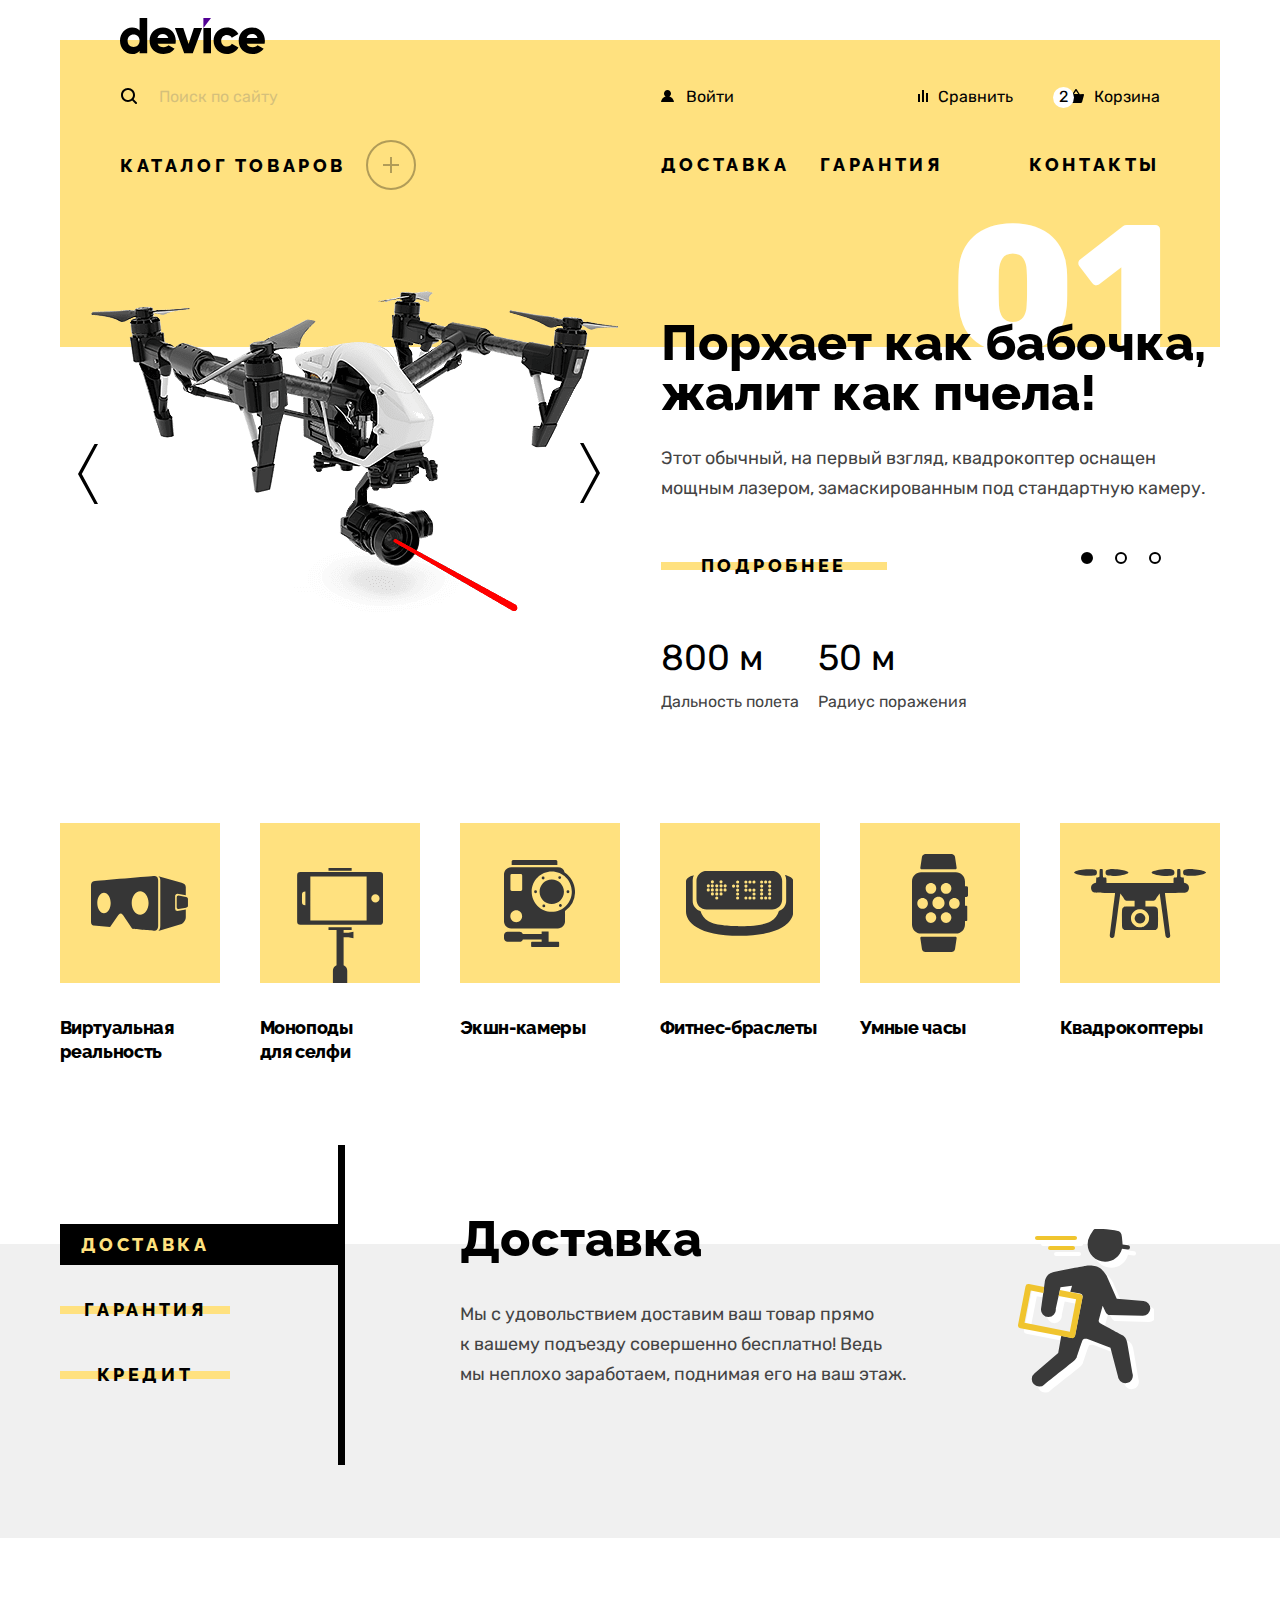
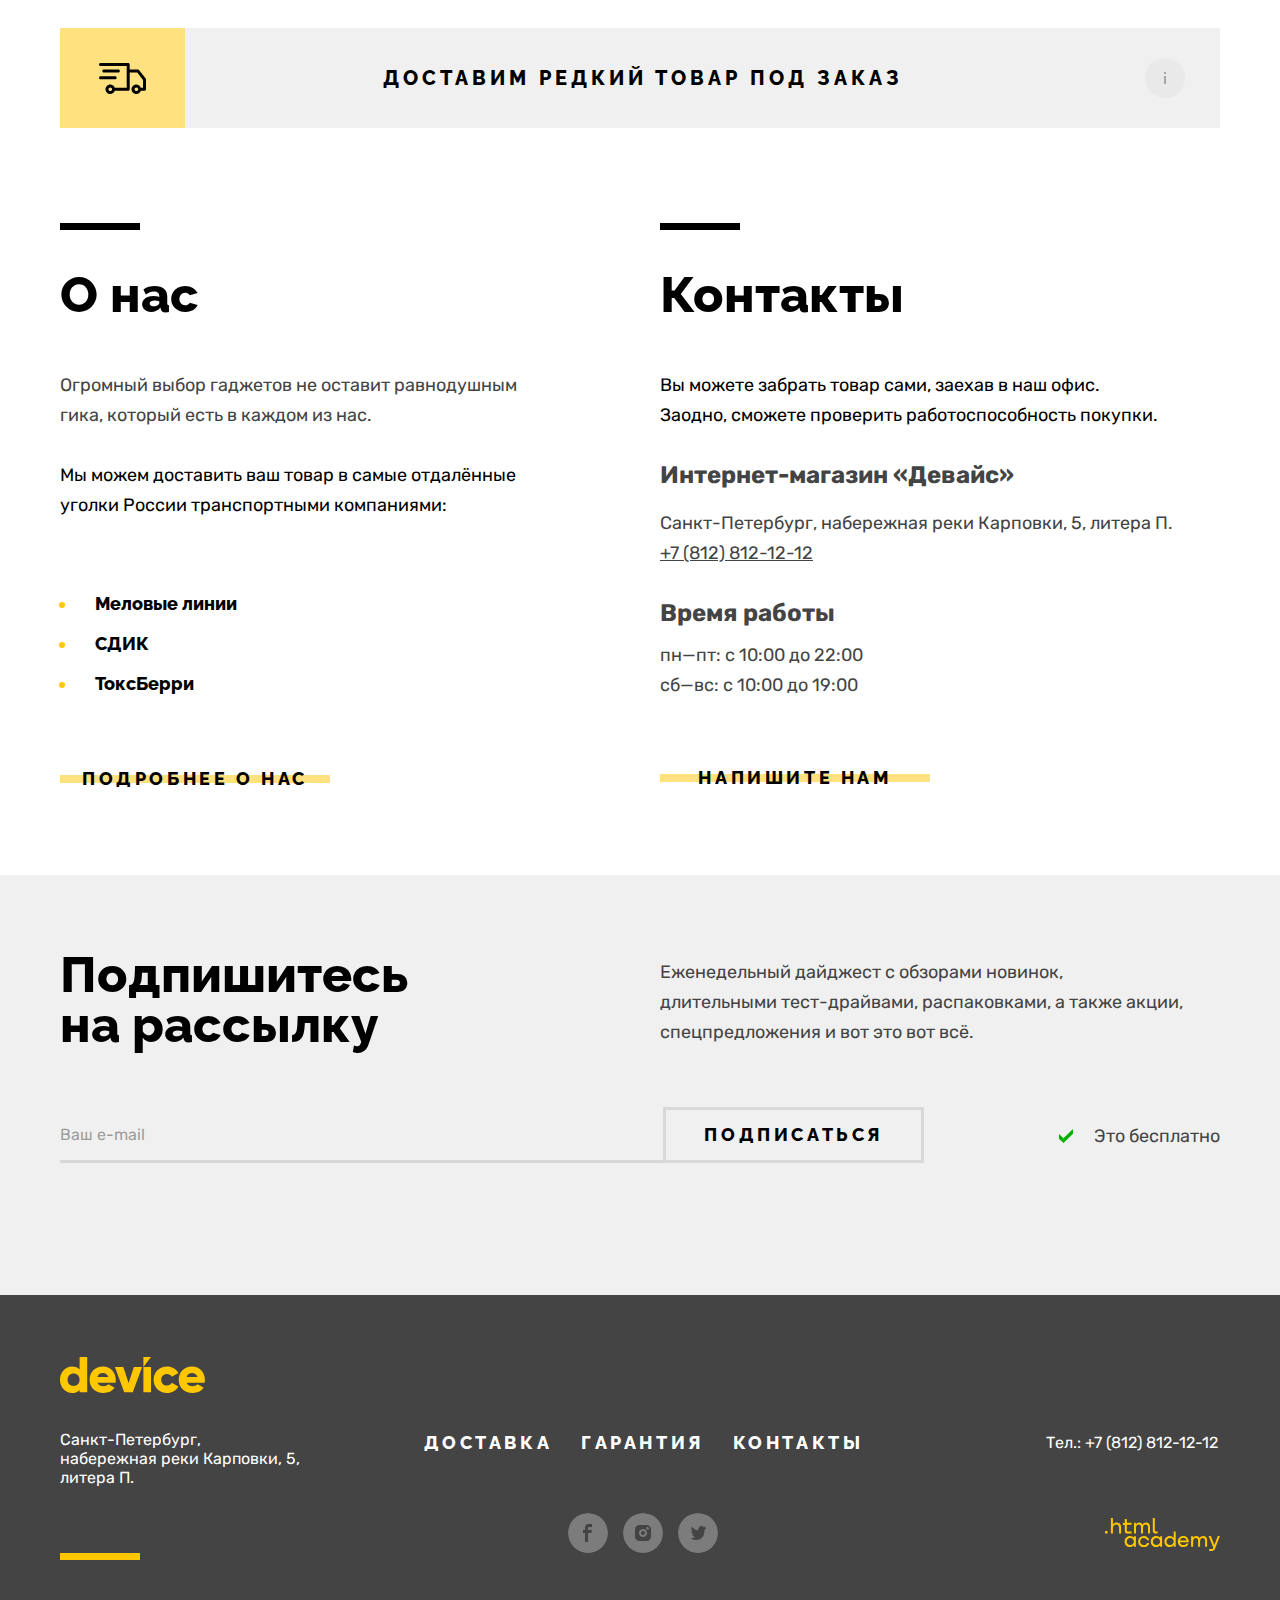
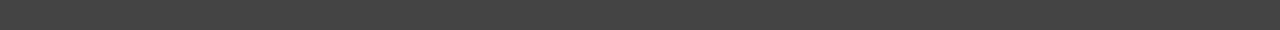
<file: index.html>
<!DOCTYPE html>
<html lang="ru">

<head>
  <meta charset="utf-8">
  <title>HTML Academy: Девайс</title>

  <link rel="stylesheet" href="styles/styles.css">
  <link rel="icon" type="image/png" sizes="32x32" href="img/favicon-32x32.png">
</head>

<body>
  <header class="page-header">
    <nav class="navigation">
      <a class="navigation-logo" href="index.html">
        <img class="page-header-logo" src="img/svg/device.svg" width="145" height="36" alt="Логотип «Девайс»">
      </a>
      <ul class="navigation-user">
        <li class="navigation-search">
          <form class="user-navigation-link search-form" action="http://echo.htmlacademy.ru" method="get">
            <svg class="search-icon" width="16" height="16" fill="none" xmlns="http://www.w3.org/2000/svg">
              <path d="m15.7 14.3-3.1-3.1C13.5 10 14 8.6 14 7c0-3.9-3.1-7-7-7S0 3.1 0 7s3.1 7 7 7c1.6 0 3-.5 4.2-1.4l3.1 3.1c.2.2.4.3.7.3.6 0 1-.4 1-1 0-.2-.1-.5-.3-.7ZM2 7c0-2.8 2.2-5 5-5s5 2.2 5 5-2.2 5-5 5-5-2.2-5-5Z" fill="#000" />
            </svg>
            <label class="visually-hidden" for="search">Поиск</label>
            <input class="search-input search-status" type="text" name="search-input" id="search" placeholder="Поиск по сайту">
            <button class="search-button" type="submit">Найти</button>
          </form>
        </li>
        <li class="navigation-item navigation-login">
          <a class="navigation-link-user" href="#">Войти</a>
        </li>
        <li class="navigation-item navigation-compare">
          <a class="navigation-link-user" href="#">Сравнить</a>
        </li>
        <li class="navigation-item navigation-cart">
          <a class="navigation-link-user" href="#">
            <span class="navigation-couter">2</span> Корзина
          </a>
          <!-- Поповер -->
          <div class="popover popover-cart">
            <div class="popover-content">
              <ul class="cart-items-list">
                <li class="cart-item">
                  <img class="cart-item-photo" src="img/catalog/catalog-1.jpg" alt="Любительская селфи-палка" width="40" height="40">
                  <p class="cart-item-title">Любительская селфи-палка</p>
                  <button type="button" class="cart-item-button">
                    <svg width="11" height="11" viewbox="0 0 11 11" fill="none" xmlns="http://www.w3.org/2000/svg">
                      <path d="M11 1L10 0L5.5 4.5L1 0L0 1L4.5 5.5L0 10L1 11L5.5 6.5L10 11L11 10L6.5 5.5L11 1Z" fill="white" />
                    </svg>
                  </button>
                </li>
                <li class="cart-item">
                  <img class="cart-item-photo" src="img/catalog/catalog-2.jpg" alt="Профессиональная селфи-палка" width="40" height="40">
                  <p class="cart-item-title">Профессиональная селфи-палка</p>
                  <button class="cart-item-button" type="button">
                    <svg width="11" height="11" viewbox="0 0 11 11" fill="none" xmlns="http://www.w3.org/2000/svg">
                      <path d="M11 1L10 0L5.5 4.5L1 0L0 1L4.5 5.5L0 10L1 11L5.5 6.5L10 11L11 10L6.5 5.5L11 1Z" fill="white" />
                    </svg>
                  </button>
                </li>
              </ul>
              <p class="cart-total">
                <span>Товаров: 2</span>
                <span>Сумма: 2000 ₽</span>
              </p>
              <button class="popover-close-button button-light" type="button">
                <span class="open-cart">Открыть корзину</span>
              </button>
            </div>
          </div>
        </li>
      </ul>
      <ul class="navigation-list">
        <li class="navigation-catalog">
          <a class="navigation-link navigation-catalog-tab" href="catalog.html">
          Каталог товаров
          <span class="navigation-submenu"></span>
        </a>
          <ul class="menu-catalog">
            <li class="submenu-navigation">
              <a class="focus-submenu navigation-link-user catalog-item-vr" href="#">Виртуальная реальность</a>
              <a class="focus-submenu navigation-link-user catalog-item-monopods" href="#">Моноподы для cелфи</a>
              <a class="focus-submenu navigation-link-user catalog-item-ac" href="#">Экшн-камеры</a>
            </li>
            <li>
              <a class="focus-submenu navigation-link-user catalog-item-fb" href="#">Фитнес-браслеты</a>
              <a class="focus-submenu navigation-link-user catalog-item-sw" href="#">Умные часы</a>
            </li>
            <li>
              <a class="focus-submenu navigation-link-user catalog-item-quadro" href="#">Квадрокоптеры</a>
            </li>
          </ul>
        </li>
        <li class="navigation-item-dgc">
          <a class="navigation-link navigation-delivery" href="#">Доставка</a>
        </li>
        <li class="navigation-item-dgc">
          <a class="navigation-link navigation-garant" href="#">Гарантия</a>
        </li>
        <li class="navigation-item-dgc">
          <a class="navigation-link navigation-contacts" href="#">Контакты</a>
        </li>
      </ul>
    </nav>
  </header>

  <main class="main-container main-index">
    <div class="page-container">
      <section class="gallery">
        <h2 class="visually-hidden title">Популярные товары</h2>
        <div class="gallery-slide">
          <img class="slider-image" src="img/slider/slider-1.png" alt="Виды техники" width="560" height="560">
          <div class="description-slider">
            <span class="slider-number">01</span>
            <h3 class="slider-title subtitle">Порхает как бабочка, жалит как пчела!</h3>
            <p class="description paragraph">Этот обычный, на первый взгляд, квадрокоптер оснащен мощным лазером, замаскированным под стандартную камеру.</p>
            <a class="button" href="#">
              <span>Подробнее</span>
            </a>
            <div class="advantages">
              <div>
                <div class="nambers-description-slider">800 м</div>
                <div class="mimi-description-slider">Дальность полета</div>
              </div>
              <div>
                <div class="nambers-description-slider">50 м</div>
                <div class="mimi-description-slider">Радиус поражения</div>
              </div>
            </div>
          </div>
        </div>
        <div class="gallery-slide visually-hidden">
          <img class="slider-image" src="img/slider/slider-2.png" alt="Виды техники" width="560" height="560">
          <div class="description-slider">
            <span class="slider-number">02</span>
            <h3 class="slider-title subtitle">Худеем правильно!</h3>
            <p class="description paragraph">Мотивирующие фитнес-браслеты помогут найти в себе силы не пропускать занятия и соблюдать диету.</p>
            <a class="button" href="#">
              <span>Подробнее</span>
            </a>
            <div class="advantages">
              <div>
                <div class="nambers-description-slider">48 часов</div>
                <div class="mimi-description-slider">Без подзарядки</div>
              </div>
            </div>
          </div>
        </div>
        <div class="gallery-slide visually-hidden">
          <img class="slider-image" src="img/slider/slider-3.png" alt="Виды техники" width="560" height="560">
          <div class="description-slider">
            <span class="slider-number">03</span>
            <h3 class="slider-title subtitle">Делай селфи, как Бен Стиллер!</h3>
            <p class="description paragraph">Самая длинная палка для селфи доступна в нашем магазине. Восемь (Восемь, Карл!) метров длиной и весом всего 5 кг.</p>
            <a class="button" href="#">
              <span>Подробнее</span>
            </a>
            <div class="advantages">
              <div>
                <div class="nambers-description-slider">8,5 м</div>
                <div class="mimi-description-slider">Длина палки</div>
              </div>
              <div>
                <div class="nambers-description-slider">5 кг</div>
                <div class="mimi-description-slider">Вес палки</div>
              </div>
              <div>
                <div class="nambers-description-slider">Карбон</div>
                <div class="mimi-description-slider">Материал</div>
              </div>
            </div>
          </div>
        </div>
        <button class="slider-button slider-prev" type="button">
          <span class="visually-hidden">Предыдущее фото</span>
        </button>
        <button class="slider-button slider-next" type="button">
          <span class="visually-hidden">Следующее фото</span>
        </button>
        <ol class="slider-pagination">
          <li class="slider-pagination-item">
            <button class="slider-pagination-button slider-pagination-button-current" type="button">
              <span class="visually-hidden">1 фото</span>
            </button>
          </li>
          <li class="slider-pagination-item">
            <button class="slider-pagination-button" type="button">
              <span class="visually-hidden">2 фото</span>
            </button>
          </li>
          <li class="slider-pagination-item">
            <button class="slider-pagination-button" type="button">
              <span class="visually-hidden">3 фото</span>
            </button>
          </li>
        </ol>
      </section>
      <!-- Категории -->
      <section class="category">
        <h2 class="visually-hidden title">Категории</h2>
        <ul class="category-list">
          <li class="category-item">
            <a class="category-link" href="#">
              <span class="category-Rectangle">
              <img class="virtual-reality" src="img/popular/popular-1.svg" alt="Виртуальная реальность" width="97" height="55">
            </span>
              <span class="category-name">Виртуальная реальность</span>
            </a>
          </li>
          <li class="category-item">
            <a class="category-link" href="#">
              <span class="category-Rectangle">
              <img class="monopods" src="img/popular/popular-2.svg" alt="Моноподы для селфи" width="86" height="117">
            </span>
              <span class="category-name">Моноподы <br>для селфи</span>
            </a>
          </li>
          <li class="category-item">
            <a class="category-link" href="#">
              <span class="category-Rectangle">
              <img class="action-cameras" src="img/popular/popular-3.svg" alt="Экшн-камеры" width="71" height="87">
            </span>
              <span class="category-name">Экшн-камеры</span>
            </a>
          </li>
          <li class="category-item">
            <a class="category-link" href="#">
              <span class="category-Rectangle">
              <img class="fitness-bracelets" src="img/popular/popular-4.svg" alt="Фитнес-браслеты" width="107" height="65">
            </span>
              <span class="category-name">Фитнес-браслеты</span>
            </a>
          </li>
          <li class="category-item">
            <a class="category-link" href="#">
              <span class="category-Rectangle">
              <img class="smart-watch" src="img/popular/popular-5.svg" alt="Умные часы" width="56" height="98">
            </span>
              <span class="category-name">Умные часы</span>
            </a>
          </li>
          <li class="category-item">
            <a class="category-link" href="#">
              <span class="category-Rectangle">
              <img class="quadcopters" src="img/popular/popular-6.svg" alt="Квадрокоптеры" width="132" height="69">
            </span>
              <span class="category-name">Квадрокоптеры</span>
            </a>
          </li>
        </ul>
      </section>
    </div>
    <!-- Сервисы -->
    <div class="container-services">
      <section class="services">
        <h2 class="visually-hidden title">Сервисы</h2>
        <ul class="services-list">
          <li class="services-active">
            <a class="button services-button" href="#">
              <span>Доставка</span>
            </a>
          </li>
          <li>
            <a class="button services-button" href="#">
              <span>Гарантия</span>
            </a>
          </li>
          <li>
            <a class=" button services-button" href="#">
              <span>Кредит</span>
            </a>
            <span class="services-line"></span>
          </li>
        </ul>
        <div class="services-item services-item-active">
          <h3 class="services-title subtitle">Доставка</h3>
          <p class="services-about paragraph">Мы с удовольствием доставим ваш товар прямо 
            к&nbsp;вашему подъезду совершенно бесплатно! Ведь мы&nbsp;неплохо заработаем, поднимая его на ваш этаж.</p>
          <img class="services-image" src="img/svg/services-1.svg" alt="Сервис доставки" width="136" height="164">
        </div>
        <div class="services-item">
          <h3 class="services-title subtitle">Гарантия</h3>
          <p class="services-about paragraph">Если из-за возгорания купленного у нас товара у вас сгорит дом — не переживайте, мы выдадим вам новый. Товар, не дом, конечно же.</p>
          <img class="services-image" src="img/svg/services-2.svg" alt="Сервис доставки" width="136" height="164">
        </div>
        <div class="services-item">
          <h3 class="services-title subtitle">Кредит</h3>
          <p class="services-about paragraph">Залезть в долговую яму стало проще! Кредитные консультанты подберут для вас наиболее выгодные условия кредита. Выгодные для банка, разумеется.</p>
          <img class="services-image" src="img/svg/services-3.svg" alt="Сервис доставки" width="136" height="164">
        </div>
      </section>
    </div>
    <!-- Инфо -->
    <section class="info">
      <h2 class="visually-hidden title">Доставка</h2>
      <a class="button-info" href="#">
        <span class="info-rectangle">
        <svg class="truck" width="47" height="31" fill="none" xmlns="http://www.w3.org/2000/svg"><path d="m46.7 15.4-6.5-8.2c-.3-.4-.7-.6-1.2-.6h-8.3V1.5C30.7.7 30 0 29.2 0H1.5C.7 0 0 .7 0 1.5S.7 3 1.5 3h26.2V24.7H15.8c-.6-1.9-2.4-3.3-4.5-3.3-2.6 0-4.8 2.2-4.8 4.8 0 2.6 2.2 4.8 4.8 4.8 2.1 0 3.9-1.4 4.5-3.3h13.4c.8 0 1.5-.7 1.5-1.5V9.6h7.6l5.7 7.3v7.9h-2.2c-.6-1.9-2.4-3.3-4.5-3.3-2.6 0-4.8 2.2-4.8 4.8 0 2.6 2.1 4.8 4.8 4.8 2.1 0 3.9-1.4 4.5-3.3h3.7c.8 0 1.5-.7 1.5-1.5v-9.9c0-.4-.1-.7-.3-1ZM11.3 28c-1 0-1.8-.8-1.8-1.8s.8-1.8 1.8-1.8 1.8.8 1.8 1.8-.9 1.8-1.8 1.8Zm26.1 0c-1 0-1.8-.8-1.8-1.8s.8-1.8 1.8-1.8 1.8.8 1.8 1.8-.9 1.8-1.8 1.8Z" fill="#000"/><path d="M19.4 9.6c.8 0 1.5-.7 1.5-1.5s-.7-1.5-1.5-1.5H4.8c-.8 0-1.5.7-1.5 1.5S4 9.6 4.8 9.6h14.6ZM17.7 14.7c0-.8-.7-1.5-1.5-1.5H1.5c-.8 0-1.5.7-1.5 1.5s.7 1.5 1.5 1.5h14.7c.8 0 1.5-.7 1.5-1.5Z" fill="#000"/></svg>
      </span>
        <span class="rare-product">Доставим редкий товар под заказ</span>
        <span class="info-icon"></span>
      </a>
    </section>
    <!-- О нас и контакты -->
    <div class="about-and-contacts">
      <section class="about">
        <span class="about-line"></span>
        <h3 class="about-title subtitle">О нас</h3>
        <p class="about-paragraph paragraph">Огромный выбор гаджетов не оставит равнодушным гика,&nbsp;который есть в каждом из нас.</p>
        <p>Мы можем доставить ваш товар в самые отдалённые уголки&nbsp;России транспортными компаниями:</p>
        <ul class="about-list">
          <li>
            <span>Меловые линии</span>
          </li>
          <li>
            <span>СДИК</span>
          </li>
          <li>
            <span>ТоксБерри</span>
          </li>
        </ul>
        <a class="button button-about" href="#">
          <span>Подробнее о нас</span>
        </a>
      </section>
      <section class="contacts">
        <span class="contacts-line"></span>
        <h3 class="contacts-title subtitle">Контакты</h3>
        <p>Вы можете забрать товар сами, заехав в наш офис. Заодно,&nbsp;сможете проверить работоспособность покупки. </p>
        <h4 class="contacts-subtitle">Интернет-магазин «Девайс»</h4>
        <address class="contacts-address">
        <p class="contacts-address-text paragraph">Санкт-Петербург, набережная реки Карповки, 5, литера П.</p>
        <a class="contacts-phone" href="tel:+78128121212">+7 (812) 812-12-12</a>
      </address>
        <h4 class="contacts-subtitle">Время работы</h4>
        <ul class="contacts-schedule">
          <li class="contacts-schedule-item">
            <span>пн—пт: с 10:00 до 22:00</span>
          </li>
          <li class="contacts-schedule-item">
            <span>сб—вс: с 10:00 до 19:00</span>
          </li>
        </ul>
        <a class="button button-contacts" href="#">
          <span>Напишите нам</span>
        </a>
      </section>
    </div>
    <!-- Рассылка -->
    <div class="container-newsletter">
      <section class="page-newsletter">
        <h3 class="newsletter-title subtitle">Подпишитесь
        на рассылку</h3>
        <p class="newsletter-text paragraph">Еженедельный дайджест с обзорами новинок,
          <br> длительными тест-драйвами, распаковками, а также акции, спецпредложения и вот это вот всё.</p>
        <form class="newsletter-form" action="https://echo.htmlacademy.ru/" method="post">
          <div class="newsletter-form-container">
            <p class="newsletter-form-name paragraph">
              <label class="visually-hidden" for="newsletter-email">Email</label>
              <input class="login-e-mail-newsletter" type="text" id="newsletter-email" name="newsletter-e-mail" placeholder="Ваш e-mail">
            </p>
            <button class="button-newsletter" type="submit">
              <span>Подписаться</span>
            </button>
          </div>
          <p class="free paragraph">Это бесплатно</p>
        </form>
      </section>
    </div>
  </main>

  <!-- Футер -->
  <footer class="page-footer">
    <div class="page-footer-container">
      <section class="footer-contacts">
        <h2 class="visually-hidden title">Адрес</h2>
        <img class="footer-logo" src="img/svg/device_footer.svg" alt="Логотип «Девайс»" width="145" height="36">
        <p class="about-text paragraph">Санкт-Петербург, набережная реки Карповки, 5, литера П.</p>
        <span class="footer-line"></span>
      </section>
      <section class="list">
        <ul class="footer-navigation-user">
          <li class="footer-navigation-item">
            <a class="footer-navigation" href="#">Доставка</a>
          </li>
          <li class="navigation-item">
            <a class="footer-navigation" href="#">Гарантия</a>
          </li>
          <li class="navigation-item">
            <a class="footer-navigation" href="#">Контакты</a>
          </li>
          <li class="navigation-item">
            <ul class="social-navigation">
              <li class="footer-social-item">
                <a class="footer-social-link footer-social-fb" href="https://www.facebook.com/htmlacademy">
                <span class="social-circle">
                  <svg class="social-sign facebook" width="9" height="18" viewbox="0 0 9 18" fill="none" xmlns="http://www.w3.org/2000/svg">
                    <path d="M6.5 3H9V0H5.6C2.8 0 2 1.7 2 4.2V6H0V9H2V18H5V9H8.3L8.9 6H5V4.5C5 3.7 5.3 3 6.5 3Z" fill="#444444"/>
                  </svg>
                </span>
                  <span class="visually-hidden">Фейсбук</span>
                </a>
              </li>
              <li class="footer-social-item">
                <a class="footer-social-link footer-social-inst" href="https://www.instagram.com/htmlacademy/">
                <span class="social-circle">
                  <svg class="social-sign instagram" width="16" height="16" viewbox="0 0 16 16" fill="none" xmlns="http://www.w3.org/2000/svg">
                    <path d="M8 10C9.10457 10 10 9.10457 10 8C10 6.89543 9.10457 6 8 6C6.89543 6 6 6.89543 6 8C6 9.10457 6.89543 10 8 10Z" fill="#444444"/>
                    <path d="M14.7 1.3C13.8 0.4 12.7 0 11.3 0H4.7C1.9 0 0 1.9 0 4.7V11.3C0 12.7 0.4 13.9 1.4 14.7C2.3 15.6 3.4 16 4.7 16H11.3C12.7 16 13.9 15.6 14.7 14.7C15.5 13.8 16 12.7 16 11.3V4.7C16 3.3 15.6 2.1 14.7 1.3ZM8 12.1C5.8 12.1 3.9 10.3 3.9 8C3.9 5.7 5.8 3.9 8 3.9C10.2 3.9 12.1 5.7 12.1 8C12.1 10.3 10.2 12.1 8 12.1ZM12.6 4.7C11.9 4.7 11.3 4.2 11.3 3.4C11.3 2.6 11.8 2.1 12.6 2.1C13.3 2.1 13.9 2.7 13.9 3.4C13.9 4.1 13.3 4.7 12.6 4.7Z" fill="#444444"/>
                  </svg>
                </span>
                  <span class="visually-hidden">Инстаграм</span>
                </a>
              </li>
              <li class="footer-social-item">
                <a class="footer-social-link footer-social-tw" href="https://twitter.com/htmlacademy_ru">
                <span class="social-circle">
                  <svg class="social-sign twitter" width="15" height="14" viewbox="0 0 15 14" fill="none" xmlns="http://www.w3.org/2000/svg">
                    <g clip-path="url(#clip0_22_176)">
                    <path d="M9.7 0.099998C11.2 -0.400002 12.3 0.399998 12.9 1.2C13.4 0.999998 14 0.799998 14.6 0.599998C14.6 1.4 14.1 2 13.8 2.2C14.5 2.4 15 1.8 15 1.8C14.9 2.7 14.1 3.5 13.6 3.7C13.4 10 10.8 14.1 4.7 14C4.2 14 4.8 14 4.3 14C4 14 0.6 13.6 0 12.2C2 12.4 3.4 11.8 4.1 11.1C3.3 10.8 1.7 10.7 1.5 8.3C1.8 8.5 2 8.6 2.6 8.5C1.5 7.7 0.3 7 0.4 5C0.7 5.3 1.3 5.5 1.6 5.4C1 5.2 -0.2 2.3 0.8 0.799998C2.4 2.5 4.1 4.2 7.1 4.3C7.3 2.2 8.1 0.799998 9.7 0.099998Z" fill="#444444"/>
                    </g>
                    <defs>
                    <clippath id="clip0_22_176">
                    <rect width="15" height="14" fill="white"/>
                    </clippath>
                    </defs>
                    </svg>
                </span>
                  <span class="visually-hidden">Твиттер</span>
                </a>
              </li>
            </ul>
          </li>
        </ul>
      </section>
      <section class="footer-social">
        <h2 class="visually-hidden title">Соцсети</h2>
        <address class="contacts-address">
          <a class="footer-contacts-address-phone" href="tel:+78128121212">Тел.: +7 (812) 812-12-12</a>
        </address>
        <a class="htmlacademy-link" href="https://htmlacademy.ru/">
          <svg width="115" height="34" fill="none" xmlns="http://www.w3.org/2000/svg">
            <path d="M0 12.9v2.6h2.5v-2.6H0ZM11.6 4.5c-1.6 0-2.8.7-3.6 1.7h-.1V0h-2v15.5h2v-5.3c0-2.1 1.3-3.6 3.3-3.6 1.8 0 2.9 1.4 2.9 3.2v5.7h2V9.4c.1-3-1.8-4.9-4.5-4.9ZM26.6 4.8h-4.8V1.1h-2v3.8h-1.9v2h1.9v6c0 1.7 1 2.7 2.7 2.7h4.1v-2h-3.7c-.7 0-1.1-.4-1.1-1.1V6.8h4.8v-2ZM41.1 4.6c-1.6 0-2.9.8-3.5 2.1h-.1c-.6-1.2-1.8-2.1-3.4-2.1-1.4 0-2.5.8-3.1 1.8h-.1V4.8H29v10.6h2V10c0-2 1-3.5 2.6-3.5 1.5 0 2.4 1 2.4 2.6v6.3h2V9.8c0-2.4 1.4-3.3 2.6-3.3 1.5 0 2.4 1 2.4 2.6v6.3h2V8.9c.1-2.5-1.4-4.3-3.9-4.3ZM47.8 12.7c0 1.7 1 2.7 2.8 2.7h2v-2h-1.7c-.7 0-1.1-.4-1.1-1.1V0h-2v12.7ZM28.9 19.7c-.9-1.1-2.2-1.8-3.9-1.8-3.1 0-5.4 2.3-5.4 5.6s2.3 5.6 5.4 5.6c1.8 0 3-.8 3.8-1.9h.1v1.6h2V18.2h-2v1.5Zm-3.6 7.4c-2.2 0-3.6-1.6-3.6-3.6s1.4-3.6 3.6-3.6 3.6 1.6 3.6 3.6c0 1.9-1.4 3.6-3.6 3.6ZM44.2 22c-.5-2.4-2.6-4.1-5.4-4.1a5.4 5.4 0 0 0-5.6 5.6c0 3.1 2.2 5.6 5.6 5.6 2.8 0 4.9-1.8 5.4-4.2h-2.1a3.4 3.4 0 0 1-3.3 2.3c-2.2 0-3.6-1.6-3.6-3.6s1.4-3.6 3.6-3.6c1.6 0 2.8 1 3.3 2.2h2.1V22ZM55.1 19.7c-.9-1.1-2.2-1.8-3.9-1.8-3.1 0-5.4 2.3-5.4 5.6s2.3 5.6 5.4 5.6c1.8 0 3-.8 3.8-1.9h.1v1.6h2V18.2h-2v1.5Zm-3.6 7.4c-2.2 0-3.6-1.6-3.6-3.6s1.4-3.6 3.6-3.6 3.6 1.6 3.6 3.6c0 1.9-1.5 3.6-3.6 3.6ZM68.7 19.8c-.9-1.1-2.2-1.9-3.9-1.9-3.1 0-5.4 2.3-5.4 5.6s2.2 5.6 5.4 5.6c1.7 0 3-.8 3.8-1.8h.1v1.5h2V13.4h-2v6.4Zm-3.6 7.3c-2.2 0-3.6-1.6-3.6-3.6s1.4-3.6 3.6-3.6 3.6 1.6 3.6 3.6c-.1 2-1.5 3.6-3.6 3.6ZM78.3 17.9c-3.3 0-5.5 2.5-5.5 5.6 0 3 2.1 5.6 5.5 5.6 2.5 0 4.5-1.3 5.2-3.6h-2.1c-.5 1-1.6 1.6-3 1.6-1.9 0-3.3-1.3-3.4-2.9h8.8c.2-3.6-2-6.3-5.5-6.3Zm0 1.9c1.7 0 3 1 3.3 2.6h-6.5c.3-1.5 1.5-2.6 3.2-2.6ZM98.2 17.9c-1.6 0-2.9.8-3.6 2h-.1c-.6-1.2-1.8-2-3.4-2-1.4 0-2.5.7-3.1 1.8v-1.5h-1.9v10.6h2v-5.4c0-2 1-3.4 2.6-3.5 1.5 0 2.4 1 2.4 2.6v6.3h2v-5.6c0-2.4 1.4-3.3 2.6-3.3 1.5 0 2.4 1 2.4 2.6v6.3h2v-6.5c.1-2.6-1.4-4.4-3.9-4.4ZM109.4 27l-3.6-8.9h-2.2l4.8 11.6c-.3.9-.7 1.2-1.7 1.2h-2.5v2h2.5c1.8 0 2.8-.8 3.5-2.6l4.7-12.2h-2.1l-3.4 8.9Z" fill="#FFC700" />
          </svg>
        </a>
      </section>
    </div>
  </footer>

  <!-- Модальное окно -->
  <div class="modal-container modal-container-close">
    <div class="modal modal-auth">
      <button class="modal-close-button">
        <span class="visually-hidden">Закрыть</span>
      </button>
      <section class="modal-content">
        <h2 class="modal-title title">Доставка под заказ</h2>
        <form class="auth-form" action="https://echo.htmlacademy.ru/" method="post">
          <p class="field-group appointment-form-name paragraph">
            <label class="title-modal-form" for="appointment-name">
              Ваше имя:
            </label>
            <input class="field" type="text" id="appointment-name" name="appointment-name" placeholder="Имя Фамилия">
            <span class="introduce">Пожалуйста, представьтесь</span>
          </p>
          <p class="field-group modal-delivery-e-mail paragraph">
            <label class="title-modal-form" for="modal-email">
              Ваш e-mail:
            </label>
            <input class="field field-e-mail" type="text" id="modal-email" name="modal-e-mail" placeholder="krasotka92@mail.ru">
            <span class="funny-e-mail">Забавный у вас адрес</span>
          </p>
          <p class="field-group need-to-bring paragraph">
            <label class="title-modal-form" for="modal-need">
              Что нужно привезти:
            </label>
            <input class="field need" type="text" id="modal-need" name="modal-need" placeholder="В свободной форме">
          </p>
          <p class="field-group count-modal-form paragraph">
            <span class="title-modal-form">
              Количество:
              <svg class="yellow-info" width="26" height="26" viewbox="0 0 26 26" fill="none" xmlns="http://www.w3.org/2000/svg">
                <circle cx="13" cy="13" r="13" fill="#FFE17F"/>
                <path d="M14 7H12V9H14V7Z" fill="black"/>
                <path d="M14 11H12V19H14V11Z" fill="black"/>
              </svg>
              <span class="modal-info-popover">
                <svg class="triangle-modal" width="14" height="6" viewbox="0 0 14 6" fill="none" xmlns="http://www.w3.org/2000/svg">
                  <path d="M14 6H0L7 0L14 6Z" fill="black"/>
                </svg>
                <span class="modal-info">Постараемся найти, сколько нужно. Привезём сколько получится по требованиям<br>
                  к провозу багажа.</span>
              </span>
            </span>
          </p>
          <ul class="count">
            <li class="pagination-item-modal">
              <span class="pagination-link-modal pagination-prev pagination-disabled">
                <button class="back-forward back-button-modal">
                  <svg width="16" height="16" viewbox="0 0 16 16" fill="none" xmlns="http://www.w3.org/2000/svg">
                    <path d="M16 7H0V9H16V7Z" fill="black" />
                  </svg>
                </button>
              </span>
            </li>
            <li class="pagination-item-modal">
              <a class="pagination-link-modal pagination-current">1</a>
            </li>
            <li class="pagination-item-modal">
              <span class="pagination-link-modal pagination-next">
                <button class="back-forward forward-button-modal">
                  <svg width="16" height="16" viewbox="0 0 16 16" fill="none" xmlns="http://www.w3.org/2000/svg">
                    <path d="M16 7H9V0H7V7H0V9H7V16H9V9H16V7Z" fill="black" />
                  </svg>
                </button>
              </span>
            </li>
          </ul>
          <button class="button appointment-submit" type="submit">
            <span class="send-modal">Отправить</span>
          </button>
        </form>
      </section>
    </div>
  </div>

</body>
</html>
</file>
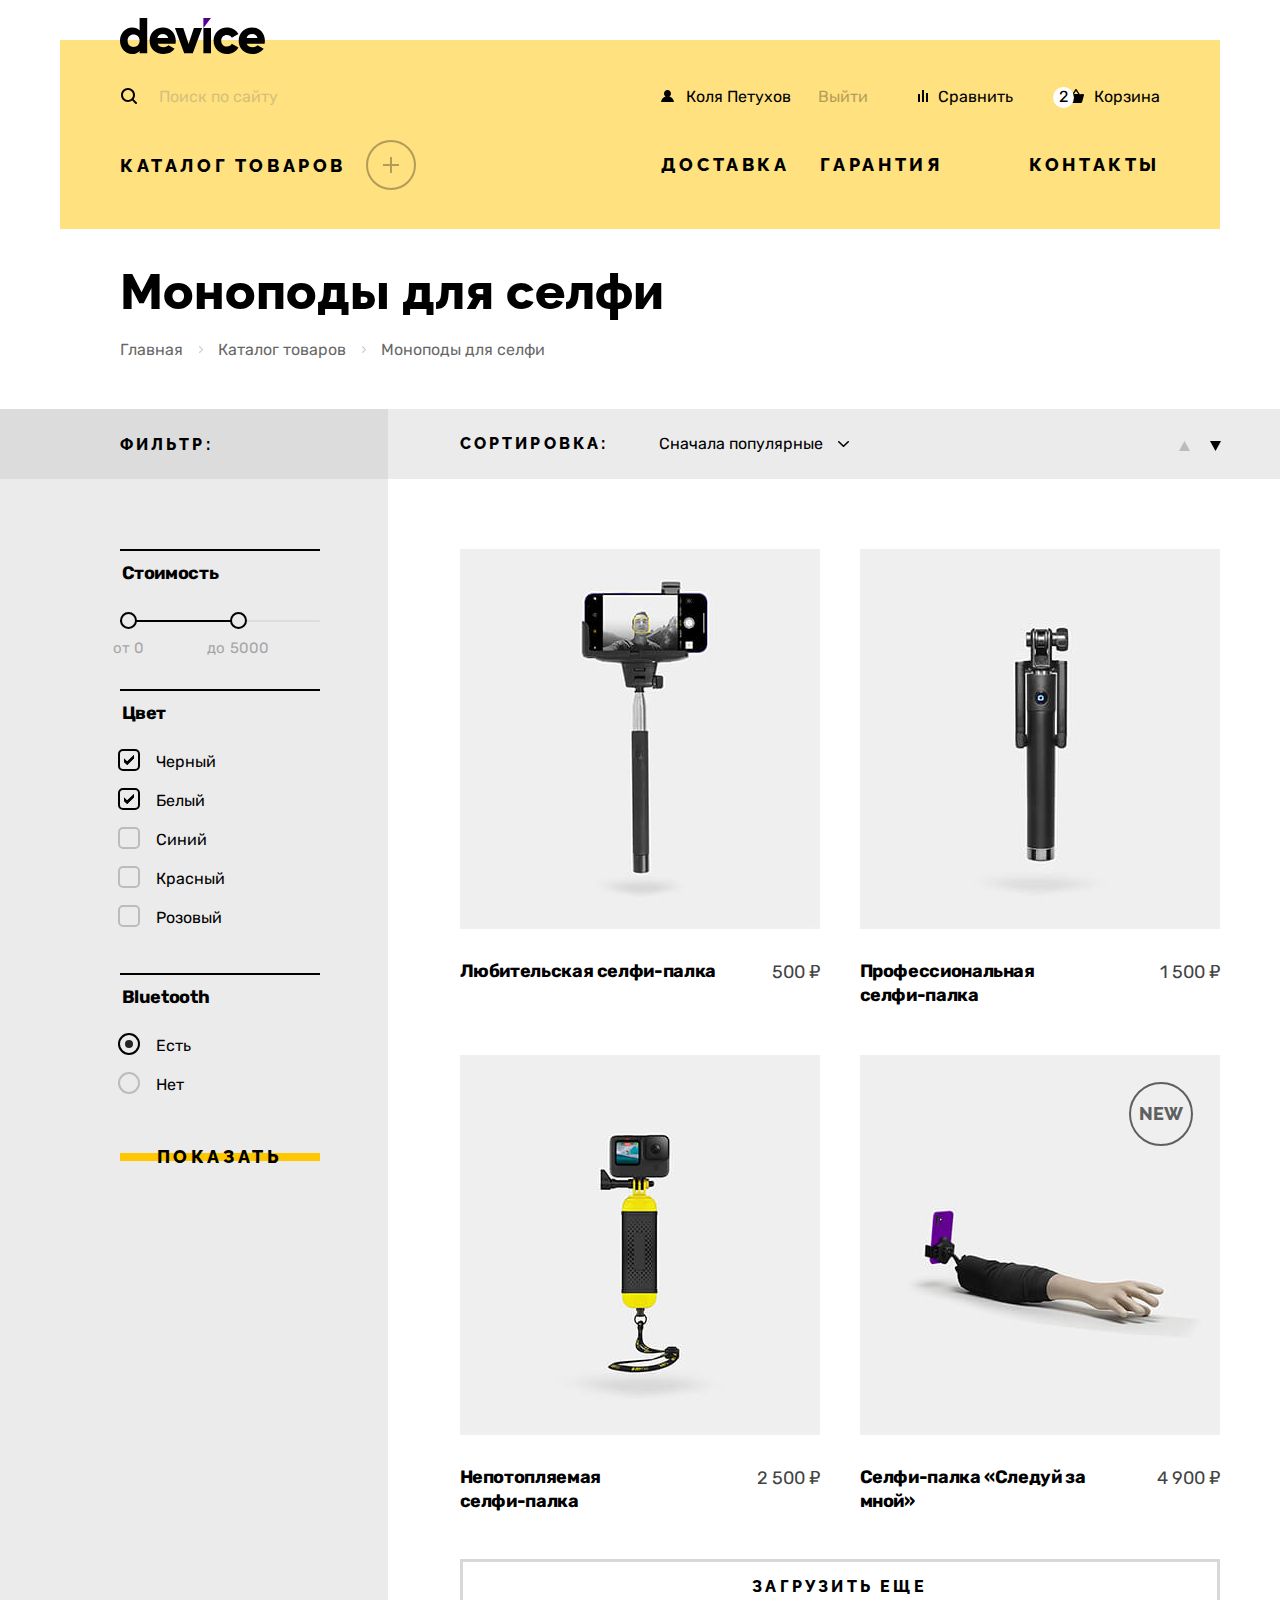
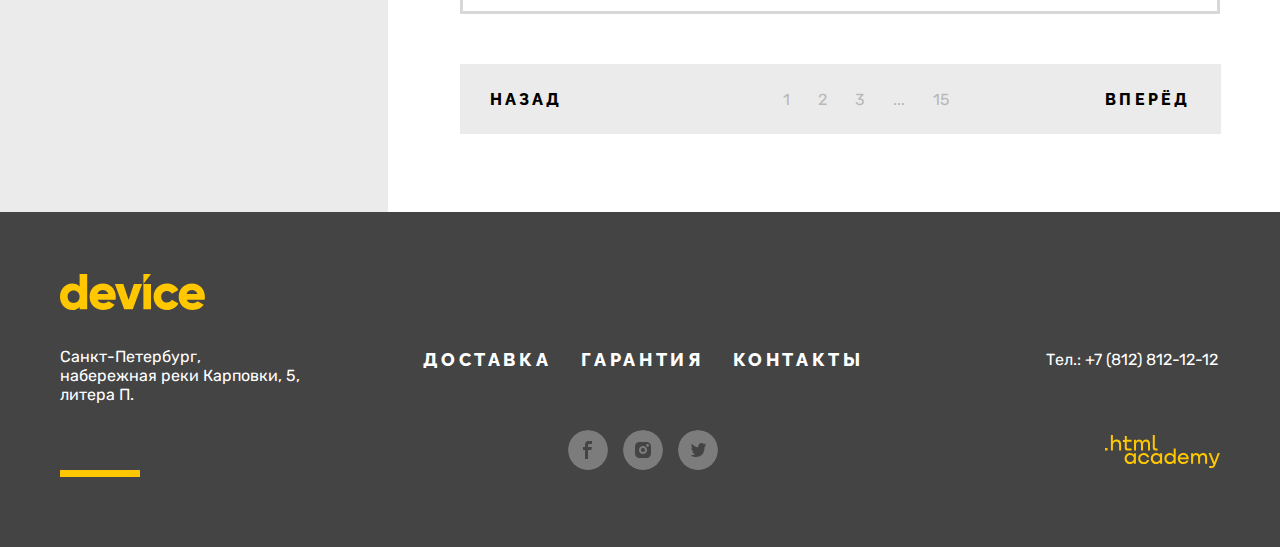
<file: catalog.html>
<!DOCTYPE html>
<html lang="ru">

<head>
  <meta charset="utf-8">
  <title>Каталог</title>
  <link rel="stylesheet" href="styles/styles.css">
  <link rel="icon" type="image/png" sizes="32x32" href="img/favicon-32x32.png">
</head>

<body>
  <header class="page-header page-header-catalog">
    <nav class="navigation">
      <a class="navigation-logo" href="index.html">
        <img class="page-header-logo" src="img/svg/device.svg" width="145" height="36" alt="Логотип «Девайс»">
      </a>
      <ul class="navigation-user">
        <li class="navigation-search">
          <form class="user-navigation-link search-form" action="http://echo.htmlacademy.ru" method="get">
            <svg class="search-icon" width="16" height="16" fill="none" xmlns="http://www.w3.org/2000/svg">
              <path d="m15.7 14.3-3.1-3.1C13.5 10 14 8.6 14 7c0-3.9-3.1-7-7-7S0 3.1 0 7s3.1 7 7 7c1.6 0 3-.5 4.2-1.4l3.1 3.1c.2.2.4.3.7.3.6 0 1-.4 1-1 0-.2-.1-.5-.3-.7ZM2 7c0-2.8 2.2-5 5-5s5 2.2 5 5-2.2 5-5 5-5-2.2-5-5Z" fill="#000" />
            </svg>
            <label class="visually-hidden" for="search">Поиск</label>
            <input class="search-input search-status" type="text" name="search-input" id="search" placeholder="Поиск по сайту">
            <button class="search-button" type="submit">Найти</button>
          </form>
        </li>
        <li class="navigation-item navigation-login">
          <a class="navigation-link-user user-login" href="#">Коля Петухов</a>
        </li>
        <li class="navigation-logout">
          <a class="navigation-link-user" href="#">Выйти</a>
        </li>
        <li class="navigation-item navigation-compare">
          <a class="navigation-link-user" href="#">Сравнить</a>
        </li>
        <li class="navigation-item navigation-cart">
          <a class="navigation-link-user" href="#">
            <span class="navigation-couter">2</span> Корзина
          </a>
          <!-- Поповер -->
          <div class="popover popover-cart">
            <div class="popover-content">
              <ul class="cart-items-list">
                <li class="cart-item">
                  <img class="cart-item-photo" src="img/catalog/catalog-1.jpg" alt="Любительская селфи-палка" width="40" height="40">
                  <p class="cart-item-title">Любительская селфи-палка</p>
                  <button type="button" class="cart-item-button">
                    <svg width="11" height="11" viewbox="0 0 11 11" fill="none" xmlns="http://www.w3.org/2000/svg">
                      <path d="M11 1L10 0L5.5 4.5L1 0L0 1L4.5 5.5L0 10L1 11L5.5 6.5L10 11L11 10L6.5 5.5L11 1Z" fill="white" />
                    </svg>
                    <span class="visually-hidden">Удалить из корзины</span>
                  </button>
                </li>
                <li class="cart-item">
                  <img class="cart-item-photo" src="img/catalog/catalog-2.jpg" alt="Профессиональная селфи-палка" width="40" height="40">
                  <p class="cart-item-title">Профессиональная селфи-палка</p>
                  <button class="cart-item-button" type="button">
                    <svg width="11" height="11" viewbox="0 0 11 11" fill="none" xmlns="http://www.w3.org/2000/svg">
                      <path d="M11 1L10 0L5.5 4.5L1 0L0 1L4.5 5.5L0 10L1 11L5.5 6.5L10 11L11 10L6.5 5.5L11 1Z" fill="white" />
                    </svg>
                    <span class="visually-hidden">Удалить из корзины</span>
                  </button>
                </li>
              </ul>
              <p class="cart-total">
                <span>Товаров: 2</span>
                <span>Сумма: 2000 ₽</span>
              </p>
              <button class="popover-close-button button-light">
                <span class="open-cart">Открыть корзину</span>
              </button>
            </div>
          </div>
        </li>
      </ul>
      <ul class="navigation-list">
        <li class="navigation-catalog">
          <a class="navigation-link navigation-catalog-tab" href="catalog.html">
          Каталог товаров
          <span class="navigation-submenu"></span>
        </a>
          <ul class="menu-catalog">
            <li class="submenu-navigation">
              <a class="focus-submenu navigation-link-user catalog-item-vr" href="#">Виртуальная реальность</a>
              <a class="focus-submenu navigation-link-user catalog-item-monopods" href="#">Моноподы для cелфи</a>
              <a class="focus-submenu navigation-link-user catalog-item-ac" href="#">Экшн-камеры</a>
            </li>
            <li>
              <a class="focus-submenu navigation-link-user catalog-item-fb" href="#">Фитнес-браслеты</a>
              <a class="focus-submenu navigation-link-user catalog-item-sw" href="#">Умные часы</a>
            </li>
            <li>
              <a class="focus-submenu navigation-link-user catalog-item-quadro" href="#">Квадрокоптеры</a>
            </li>
          </ul>
        </li>
        <li class="navigation-item-dgc">
          <a class="navigation-link navigation-delivery" href="#">Доставка</a>
        </li>
        <li class="navigation-item-dgc">
          <a class="navigation-link navigation-garant" href="#">Гарантия</a>
        </li>
        <li class="navigation-item-dgc">
          <a class="navigation-link navigation-contacts" href="#">Контакты</a>
        </li>
      </ul>
    </nav>
  </header>

  <main class="main-inner">
    <div class="page-container">
      <header class="inner-header">
        <h1 class="inner-header-title">Моноподы для селфи</h1>
        <ul class="breadcrumbs">
          <li class="breadcrumbs-item">
            <a class="breadcrumbs-link" href="index.html">Главная</a>
          </li>
          <li class="breadcrumbs-item">
            <a class="breadcrumbs-link breadcrumbs-link-hover" href="catalog.html">Каталог товаров</a>
          </li>
          <li class="breadcrumbs-item">
            <a class="breadcrumbs-link">Моноподы для селфи</a>
          </li>
        </ul>
      </header>
      <!-- фильтр -->
      <section class="catalog-products">
        <form class="catalog-filter" action="https://echo.htmlacademy.ru/" method="get">
          <h2 class="filter-title title">фильтр:</h2>
          <span class="filter-line-price"></span>
          <fieldset class="catalog-filter-group">
            <legend class="catalog-title">Стоимость</legend>
            <div class="range">
              <div class="range-scale">
                <div class="range-bar" style="left: 0; width: 117px">
                  <div class="range-toggle toggle-min">
                    <div class="range-wrapper-inputs">
                      <label class="catalog-filter-label">
                        от
                        <input class="range-input" type="number" value="0" name="min-price">
                      </label>
                    </div>
                    <span class="visually-hidden">Изменить минимальную цену.</span>
                  </div>
                  <div class="range-toggle toggle-max">
                    <div class="range-wrapper-inputs">
                      <label class="catalog-filter-label">
                        до
                        <input class="range-input" type="number" value="5000" name="max-price" style="width: 45px">
                      </label>
                    </div>
                    <span class="visually-hidden">Изменить максимальную цену.</span>
                  </div>
                </div>
              </div>
            </div>
          </fieldset>
          <span class="filter-line-color"></span>
          <fieldset class="catalog-filter-group">
            <legend class="catalog-title">Цвет</legend>
            <ul class="catalog-filter-list">
              <li class="catalog-filter-item">
                <label class="control">
                  <input class="visually-hidden control-input" type="checkbox" name="black" checked>
                  <span class="control-mark circle"></span>
                  <span class="control-label">Черный</span>
                </label>
              </li>
              <li class="catalog-filter-item">
                <label class="control">
                  <input class="visually-hidden control-input" type="checkbox" name="white" checked>
                  <span class="control-mark"></span>
                  <span class="control-label">Белый</span>
                </label>
              </li>
              <li class="catalog-filter-item">
                <label class="control">
                  <input class="visually-hidden control-input" type="checkbox" name="blue">
                  <span class="control-mark"></span>
                  <span class="control-label">Синий</span>
                </label>
              </li>
              <li class="catalog-filter-item">
                <label class="control">
                  <input class="visually-hidden control-input" type="checkbox" name="red">
                  <span class="control-mark"></span>
                  <span class="control-label">Красный</span>
                </label>
              </li>
              <li class="catalog-filter-item">
                <label class="control">
                  <input class="visually-hidden control-input" type="checkbox" name="pink">
                  <span class="control-mark"></span>
                  <span class="control-label">Розовый</span>
                </label>
              </li>
            </ul>
          </fieldset>
          <span class="filter-line-bluetooth"></span>
          <fieldset class="catalog-filter-group">
            <legend class="catalog-title">Bluetooth</legend>
            <ul class="catalog-filter-list">
              <li class="catalog-filter-item">
                <label class="control">
                  <input class="visually-hidden control-input" type="radio" name="presence of Bluetooth" value="yes" checked>
                  <span class="control-mark"></span>
                  <span class="control-label">Есть</span>
                </label>
              </li>
              <li class="catalog-filter-item">
                <label class="control">
                  <input class="visually-hidden control-input" type="radio" name="presence of Bluetooth" value="no">
                  <span class="control-mark"></span>
                  <span class="control-label">Нет</span>
                </label>
              </li>
            </ul>
          </fieldset>
          <button class="button button-show" type="submit">
            <span>Показать</span>
          </button>
        </form>
        <div class="catalog-right-column">
          <!-- Сортировка -->
          <div class="sorting-container">
            <form class="sorting-type" action="https://echo.htmlacademy.ru">
              <div class="select">
                <label class="sorting" for="sorting">Сортировка:</label>
                <select class="select-control" id="sorting" name="sorting">
                  <option value="popular">Сначала популярные</option>
                  <option value="cheap">Сначала дешёвые</option>
                  <option value="expensive">Сначала дорогие</option>
                </select>
              </div>
              <button class="visually-hidden" type="submit">Отсортировать продукты</button>
            </form>
            <div class="sorting-buttons-up-down">
              <button class="button-arrow up-arrow-sorting">
                <svg width="11" height="10" fill="none" xmlns="http://www.w3.org/2000/svg">
                  <path d="M5.5 0 11 10H0" fill="#000" />
                </svg>
                <span class="visually-hidden">От меньшего к большему</span>
              </button>
              <button class="button-arrow down-arrow-sorting">
                <svg width="11" height="10" fill="none" xmlns="http://www.w3.org/2000/svg">
                  <path d="M5.5 10 0 0h11" fill="#000" />
                </svg>
                <span class="visually-hidden">От большего к меньшему</span>
              </button>
            </div>
          </div>
          <!-- Список товаров -->
          <ul class="product-list">
            <li class="product-card">
              <a class="product-card-link" href="product.html">
                <div class="product-card-container">
                  <img class="product-card-image" src="img/catalog/catalog-1.jpg" alt="Любительская селфи-палка" width="360" height="380">
                  <span class="product-card-button button">Подробнее</span>
                </div>
                <div class="product-card-title-link">
                  <h3 class="product-card-title subtitle">Любительская селфи-палка</h3>
                  <span class="product-card-price">500 ₽</span>
                </div>
              </a>
            </li>
            <li class="product-card">
              <a class="product-card-link" href="product.html">
                <div class="product-card-container">
                  <img class="product-card-image" src="img/catalog/catalog-2.jpg" alt="Профессиональная Селфи-палка" width="360" height="380">
                  <span class="product-card-button button">Подробнее</span>
                </div>
                <div class="product-card-title-link">
                  <h3 class="product-card-title subtitle">Профессиональная<br> селфи-палка</h3>
                  <span class="product-card-price">1 500 ₽</span>
                </div>
              </a>
            </li>
            <li class="product-card">
              <a class="product-card-link" href="product.html">
                <div class="product-card-container">
                  <img class="product-card-image" src="img/catalog/catalog-3.jpg" alt="Непотопляемая селфи-палка" width="360" height="380">
                  <span class="product-card-button button">Подробнее</span>
                </div>
                <div class="product-card-title-link">
                  <h3 class="product-card-title subtitle">Непотопляемая<br>селфи-палка</h3>
                  <span class="product-card-price">2 500 ₽</span>
                </div>
              </a>
            </li>
            <li class="product-card">
              <a class="product-card-link" href="product.html">
                <div class="product-card-container">
                  <img class="product-card-image" src="img/catalog/catalog-4.jpg" alt="Селфи-палка «Следуй за мной»" width="360" height="380">
                  <span class="product-new">NEW</span>
                  <span class="product-card-button button">Подробнее</span>
                </div>
                <div class="product-card-title-link">
                  <h3 class="product-card-title subtitle">Селфи-палка «Следуй за<br> мной»</h3>
                  <span class="product-card-price">4 900 ₽</span>
                </div>
              </a>
            </li>
          </ul>
          <button class="button-pagination-show-more" type="button">Загрузить еще</button>
          <!-- Пагинация -->
          <ul class="pagination">
            <li class="pagination-item">
              <a class="pagination-link pagination-prev pagination-disabled pagination-button">
                <span class="back-forward back-button">Назад</span>
              </a>
            </li>
            <li class="pagination-item">
              <a class="pagination-link pagination-current">1</a>
            </li>
            <li class="pagination-item">
              <a class="pagination-link" href="#">2</a>
            </li>
            <li class="pagination-item">
              <a class="pagination-link" href="#">3</a>
            </li>
            <li class="pagination-item">
              <a class="pagination-link" href="#">...</a>
            </li>
            <li class="pagination-item">
              <a class="pagination-link" href="#">15</a>
            </li>
            <li class="pagination-item">
              <a class="pagination-link pagination-next pagination-button" href="#">
                <span class="back-forward forward-button">вперёд</span>
              </a>
            </li>
          </ul>
        </div>
      </section>
    </div>
  </main>

  <!-- Футер -->
  <footer class="page-footer">
    <div class="page-footer-container">
      <section class="footer-contacts">
        <h2 class="visually-hidden title">Адрес</h2>
        <img class="footer-logo" src="img/svg/device_footer.svg" alt="Логотип «Девайс»" width="145" height="36">
        <p class="about-text paragraph">Санкт-Петербург, набережная реки Карповки, 5, литера П.</p>
        <span class="footer-line"></span>
      </section>
      <section class="list">
        <ul class="footer-navigation-user">
          <li class="footer-navigation-item">
            <a class="footer-navigation footer-nav-delivery" href="#">Доставка</a>
          </li>
          <li class="navigation-item">
            <a class="footer-navigation" href="#">Гарантия</a>
          </li>
          <li class="navigation-item">
            <a class="footer-navigation" href="#">Контакты</a>
          </li>
          <li class="navigation-item">
            <ul class="social-navigation">
              <li class="footer-social-item">
                <a class="footer-social-link footer-social-fb" href="https://www.facebook.com/htmlacademy">
                <span class="social-circle">
                    <svg class="social-sign facebook" width="9" height="18" viewbox="0 0 9 18" fill="none" xmlns="http://www.w3.org/2000/svg">
                      <path d="M6.5 3H9V0H5.6C2.8 0 2 1.7 2 4.2V6H0V9H2V18H5V9H8.3L8.9 6H5V4.5C5 3.7 5.3 3 6.5 3Z" fill="#444444"/>
                      </svg>
                  </span>
                  <span class="visually-hidden">Фейсбук</span>
                </a>
              </li>
              <li class="footer-social-item">
                <a class="footer-social-link footer-social-inst" href="https://www.instagram.com/htmlacademy/">
                <span class="social-circle">
                    <svg class="social-sign instagram" width="16" height="16" viewbox="0 0 16 16" fill="none" xmlns="http://www.w3.org/2000/svg">
                      <path d="M8 10C9.10457 10 10 9.10457 10 8C10 6.89543 9.10457 6 8 6C6.89543 6 6 6.89543 6 8C6 9.10457 6.89543 10 8 10Z" fill="#444444"/>
                      <path d="M14.7 1.3C13.8 0.4 12.7 0 11.3 0H4.7C1.9 0 0 1.9 0 4.7V11.3C0 12.7 0.4 13.9 1.4 14.7C2.3 15.6 3.4 16 4.7 16H11.3C12.7 16 13.9 15.6 14.7 14.7C15.5 13.8 16 12.7 16 11.3V4.7C16 3.3 15.6 2.1 14.7 1.3ZM8 12.1C5.8 12.1 3.9 10.3 3.9 8C3.9 5.7 5.8 3.9 8 3.9C10.2 3.9 12.1 5.7 12.1 8C12.1 10.3 10.2 12.1 8 12.1ZM12.6 4.7C11.9 4.7 11.3 4.2 11.3 3.4C11.3 2.6 11.8 2.1 12.6 2.1C13.3 2.1 13.9 2.7 13.9 3.4C13.9 4.1 13.3 4.7 12.6 4.7Z" fill="#444444"/>
                      </svg>
                  </span>
                  <span class="visually-hidden">Инстаграм</span>
                </a>
              </li>
              <li class="footer-social-item">
                <a class="footer-social-link footer-social-tw" href="https://twitter.com/htmlacademy_ru">
                <span class="social-circle">
                    <svg class="social-sign twitter" width="15" height="14" viewbox="0 0 15 14" fill="none" xmlns="http://www.w3.org/2000/svg">
                      <g clip-path="url(#clip0_22_176)">
                      <path d="M9.7 0.099998C11.2 -0.400002 12.3 0.399998 12.9 1.2C13.4 0.999998 14 0.799998 14.6 0.599998C14.6 1.4 14.1 2 13.8 2.2C14.5 2.4 15 1.8 15 1.8C14.9 2.7 14.1 3.5 13.6 3.7C13.4 10 10.8 14.1 4.7 14C4.2 14 4.8 14 4.3 14C4 14 0.6 13.6 0 12.2C2 12.4 3.4 11.8 4.1 11.1C3.3 10.8 1.7 10.7 1.5 8.3C1.8 8.5 2 8.6 2.6 8.5C1.5 7.7 0.3 7 0.4 5C0.7 5.3 1.3 5.5 1.6 5.4C1 5.2 -0.2 2.3 0.8 0.799998C2.4 2.5 4.1 4.2 7.1 4.3C7.3 2.2 8.1 0.799998 9.7 0.099998Z" fill="#444444"/>
                      </g>
                      <defs>
                      <clippath id="clip0_22_176">
                      <rect width="15" height="14" fill="white"/>
                      </clippath>
                      </defs>
                      </svg>
                  </span>
                  <span class="visually-hidden">Твиттер</span>
                </a>
              </li>
            </ul>
          </li>
        </ul>
      </section>
      <section class="footer-social">
        <h2 class="visually-hidden title">Соцсети</h2>
        <address class="contacts-address">
        <a class="footer-contacts-address-phone" href="tel:+78128121212">Тел.: +7 (812) 812-12-12</a>
      </address>
        <a class="htmlacademy-link" href="https://htmlacademy.ru/">
          <svg width="115" height="34" fill="none" xmlns="http://www.w3.org/2000/svg">
            <path d="M0 12.9v2.6h2.5v-2.6H0ZM11.6 4.5c-1.6 0-2.8.7-3.6 1.7h-.1V0h-2v15.5h2v-5.3c0-2.1 1.3-3.6 3.3-3.6 1.8 0 2.9 1.4 2.9 3.2v5.7h2V9.4c.1-3-1.8-4.9-4.5-4.9ZM26.6 4.8h-4.8V1.1h-2v3.8h-1.9v2h1.9v6c0 1.7 1 2.7 2.7 2.7h4.1v-2h-3.7c-.7 0-1.1-.4-1.1-1.1V6.8h4.8v-2ZM41.1 4.6c-1.6 0-2.9.8-3.5 2.1h-.1c-.6-1.2-1.8-2.1-3.4-2.1-1.4 0-2.5.8-3.1 1.8h-.1V4.8H29v10.6h2V10c0-2 1-3.5 2.6-3.5 1.5 0 2.4 1 2.4 2.6v6.3h2V9.8c0-2.4 1.4-3.3 2.6-3.3 1.5 0 2.4 1 2.4 2.6v6.3h2V8.9c.1-2.5-1.4-4.3-3.9-4.3ZM47.8 12.7c0 1.7 1 2.7 2.8 2.7h2v-2h-1.7c-.7 0-1.1-.4-1.1-1.1V0h-2v12.7ZM28.9 19.7c-.9-1.1-2.2-1.8-3.9-1.8-3.1 0-5.4 2.3-5.4 5.6s2.3 5.6 5.4 5.6c1.8 0 3-.8 3.8-1.9h.1v1.6h2V18.2h-2v1.5Zm-3.6 7.4c-2.2 0-3.6-1.6-3.6-3.6s1.4-3.6 3.6-3.6 3.6 1.6 3.6 3.6c0 1.9-1.4 3.6-3.6 3.6ZM44.2 22c-.5-2.4-2.6-4.1-5.4-4.1a5.4 5.4 0 0 0-5.6 5.6c0 3.1 2.2 5.6 5.6 5.6 2.8 0 4.9-1.8 5.4-4.2h-2.1a3.4 3.4 0 0 1-3.3 2.3c-2.2 0-3.6-1.6-3.6-3.6s1.4-3.6 3.6-3.6c1.6 0 2.8 1 3.3 2.2h2.1V22ZM55.1 19.7c-.9-1.1-2.2-1.8-3.9-1.8-3.1 0-5.4 2.3-5.4 5.6s2.3 5.6 5.4 5.6c1.8 0 3-.8 3.8-1.9h.1v1.6h2V18.2h-2v1.5Zm-3.6 7.4c-2.2 0-3.6-1.6-3.6-3.6s1.4-3.6 3.6-3.6 3.6 1.6 3.6 3.6c0 1.9-1.5 3.6-3.6 3.6ZM68.7 19.8c-.9-1.1-2.2-1.9-3.9-1.9-3.1 0-5.4 2.3-5.4 5.6s2.2 5.6 5.4 5.6c1.7 0 3-.8 3.8-1.8h.1v1.5h2V13.4h-2v6.4Zm-3.6 7.3c-2.2 0-3.6-1.6-3.6-3.6s1.4-3.6 3.6-3.6 3.6 1.6 3.6 3.6c-.1 2-1.5 3.6-3.6 3.6ZM78.3 17.9c-3.3 0-5.5 2.5-5.5 5.6 0 3 2.1 5.6 5.5 5.6 2.5 0 4.5-1.3 5.2-3.6h-2.1c-.5 1-1.6 1.6-3 1.6-1.9 0-3.3-1.3-3.4-2.9h8.8c.2-3.6-2-6.3-5.5-6.3Zm0 1.9c1.7 0 3 1 3.3 2.6h-6.5c.3-1.5 1.5-2.6 3.2-2.6ZM98.2 17.9c-1.6 0-2.9.8-3.6 2h-.1c-.6-1.2-1.8-2-3.4-2-1.4 0-2.5.7-3.1 1.8v-1.5h-1.9v10.6h2v-5.4c0-2 1-3.4 2.6-3.5 1.5 0 2.4 1 2.4 2.6v6.3h2v-5.6c0-2.4 1.4-3.3 2.6-3.3 1.5 0 2.4 1 2.4 2.6v6.3h2v-6.5c.1-2.6-1.4-4.4-3.9-4.4ZM109.4 27l-3.6-8.9h-2.2l4.8 11.6c-.3.9-.7 1.2-1.7 1.2h-2.5v2h2.5c1.8 0 2.8-.8 3.5-2.6l4.7-12.2h-2.1l-3.4 8.9Z" fill="#FFC700" />
          </svg>
        </a>
      </section>
    </div>
  </footer>

  <!-- Модальное окно -->
  <div class="modal-container modal-container-close">
    <div class="modal modal-auth">
      <button class="modal-close-button">
        <span class="visually-hidden">Закрыть</span>
      </button>
      <section class="modal-content">
        <h2 class="modal-title title">Доставка под заказ</h2>
        <form class="auth-form" action="https://echo.htmlacademy.ru/" method="post">
          <p class="field-group appointment-form-name paragraph">
            <label class="title-modal-form" for="appointment-name">
              Ваше имя:
            </label>
            <input class="field" type="text" id="appointment-name" name="appointment-name" placeholder="Имя Фамилия">
            <span class="introduce">Пожалуйста, представьтесь</span>
          </p>
          <p class="field-group modal-delivery-e-mail paragraph">
            <label class="title-modal-form" for="modal-email">
              Ваш e-mail:
            </label>
            <input class="field field-e-mail" type="text" id="modal-email" name="modal-e-mail" placeholder="krasotka92@mail.ru">
            <span class="funny-e-mail">Забавный у вас адрес</span>
          </p>
          <p class="field-group need-to-bring paragraph">
            <label class="title-modal-form" for="modal-need">
              Что нужно привезти:
            </label>
            <input class="field need" type="text" id="modal-need" name="modal-need" placeholder="В свободной форме">
          </p>
          <p class="field-group count-modal-form paragraph">
            <span class="title-modal-form">
              Количество:
              <svg class="yellow-info" width="26" height="26" viewbox="0 0 26 26" fill="none" xmlns="http://www.w3.org/2000/svg">
                <circle cx="13" cy="13" r="13" fill="#FFE17F"/>
                <path d="M14 7H12V9H14V7Z" fill="black"/>
                <path d="M14 11H12V19H14V11Z" fill="black"/>
              </svg>
              <span class="modal-info-popover">
                <svg class="triangle-modal" width="14" height="6" viewbox="0 0 14 6" fill="none" xmlns="http://www.w3.org/2000/svg">
                  <path d="M14 6H0L7 0L14 6Z" fill="black"/>
                </svg>
                <span class="modal-info">Постараемся найти, сколько нужно. Привезём сколько получится по требованиям<br>к провозу багажа.</span>
              </span>
            </span>
          </p>
          <ul class="count">
            <li class="pagination-item-modal">
              <span class="pagination-link-modal pagination-prev pagination-disabled">
                <button class="back-forward back-button-modal">
                  <svg width="16" height="16" viewbox="0 0 16 16" fill="none" xmlns="http://www.w3.org/2000/svg">
                    <path d="M16 7H0V9H16V7Z" fill="black" />
                  </svg>
                </button>
              </span>
            </li>
            <li class="pagination-item-modal">
              <a class="pagination-link-modal pagination-current">1</a>
            </li>
            <li class="pagination-item-modal">
              <span class="pagination-link-modal pagination-next">
                <button class="back-forward forward-button-modal">
                  <svg width="16" height="16" viewbox="0 0 16 16" fill="none" xmlns="http://www.w3.org/2000/svg">
                    <path d="M16 7H9V0H7V7H0V9H7V16H9V9H16V7Z" fill="black" />
                  </svg>
                </button>
              </span>
            </li>
          </ul>
          <button class="button appointment-submit" type="submit">
            <span class="send-modal">Отправить</span>
          </button>
        </form>
      </section>
    </div>
  </div>

</body>
</html>
</file>
<file: styles/styles.css>
@font-face {
  font-family: "Raleway";
  font-style: normal;
  font-weight: 800;
  src: url("../fonts/raleway/raleway-800.woff2") format("woff2");
  font-display: swap;
}

@font-face {
  font-family: "Rubik";
  font-style: normal;
  font-weight: 400;
  src: url("../fonts/rubik/rubik-400.woff2") format("woff2");
  font-display: swap;
}

@font-face {
  font-family: "Rubik";
  font-style: normal;
  font-weight: 700;
  src: url("../fonts/rubik/rubik-700.woff2") format("woff2");
  font-display: swap;
}

@font-face {
  font-family: "Rubik";
  font-style: normal;
  font-weight: 800;
  src: url("../fonts/rubik/rubik-800.woff2") format("woff2");
  font-display: swap;
}

html {
  height: 100%;

}

body {
  margin: 0;
  display: flex;
  flex-direction: column;
  min-height: 100%;
  font-family: "Raleway", sans-serif;
  font-size: 18px;
  line-height: 30px;
  color: #000000;
  background-color: #FFFFFF;
}

.visually-hidden {
  position: absolute;
  width: 1px;
  height: 1px;
  margin: -1px;
  padding: 0;
  border: 0;
  clip: rect(0 0 0 0);
  overflow: hidden;
}

.navigation-logo {
  margin-bottom: 27px;
  display: inline-block;
}


/* Поиск */
.search-form {
  display: flex;
  position: relative;
  align-items: center;
  right: 15px;
}

.search-icon {
  display: block;
  position: absolute;
  top: 0;
  left: 16px;
  bottom: 0;
  margin: auto;
}

.search-input {
  flex-grow: 1;
  position: relative;
  width: 500px;
  height: 40px;
  font-family: "Rubik", sans-serif;
  font-style: normal;
  font-weight: normal;
  font-size: 16px;
  line-height: 19px;
  background: none;
  opacity: 0.3;
  border: 2px solid transparent;
  border-radius: 20px;
  padding: 10px 160px 10px 52px;
  margin: 0;
  margin-right: 15px;
  box-sizing: border-box;
}

.search-button {
  display: none;
  position: absolute;
  height: 40px;
  right: 0;
  top: 0;
  margin: auto;
  width: 160px;
  font-family: "Rubik", sans-serif;
  font-style: normal;
  font-weight: normal;
  font-size: 16px;
  line-height: 19px;
  border: none;
  background: none;
  cursor: pointer;
  box-sizing: border-box;
  border: none;
}

/* Псевдокласс*/
.search-status:hover {
  opacity: 0.6;
}

.search-status:focus {
  opacity: 1;
  border-color: #af4fff;
  outline: none;
}

.search-status:active {
  opacity: 0.3;
  border-color: transparent;
}

.search-input:focus {
  color: rgba(0, 0, 0, 0.3);
}

.search-input:active {
  opacity: 1;
  border-color: #000000;
  background-color: transparent;
}

.search-input:focus + .search-button {
  display: block;
  border-left: 2px solid #af4fff;
}

.search-input:active + .search-button {
  display: block;
  border-left: 2px solid #000000;
}

.search-button:hover {
  display: block;
  background-color: #000000;
  color: #ffffff;
  border-radius: 0 20px 20px 0;
}

.search-button:focus {
  display: block;
  border: 2px solid #af4fff;
  border-radius: 0 20px 20px 0;
  outline: none;
}

.search-button:active {
  background-color: #000000;
  color: rgba(255, 255, 255, 0.3);
  border-radius: 0 20px 20px 0;
  border: none;
}

.user-navigation-link:hover:not(.search-form) {
  opacity: 0.6;
}

.user-navigation-link:focus:not(.search-form) {
  border: 2px solid #af4fff;
  box-sizing: border-box;
  border-radius: 20px;
}

.user-navigation-link:active:not(.search-form) {
  opacity: 0.3;
  border: 2px solid transparent;
}


/* Хедер */
.page-header {
  color: #000000;
  background: #FFE17F;
  width: 1160px;
  margin-left: auto;
  margin-right: auto;
  margin-top: 40px;
  padding-bottom: 152px;
  padding-left: 60px;
  padding-right: 60px;
  box-sizing: border-box;
}

.page-header-catalog {
  padding-bottom: 34px;
}

.navigation {
  margin: -22px auto 0 auto;
}


.navigation-link-user:hover {
  opacity: 0.6;
}

.navigation-link-user:focus {
  outline: none;
}

.navigation-link:focus {
  outline: none;
}

.navigation-link-user:active {
  opacity: 0.3;
}

.navigation-link-user:focus::after {
  content: "";
  width: calc(100% + 40px);
  height: calc(100% + 20px);
  border: 2px solid #AF4FFF;
  border-radius: 30px;
  position: absolute;
  left: 50%;
  top: 50%;
  transform: translateX(-50%) translateY(-50%);
}

.navigation-catalog-tab:focus::after {
  content: "";
  width: calc(100% - 35px);
  height: calc(100% - 5px);
  outline: 2px solid #AF4FFF;
  border-radius: 35px;
  position: absolute;
  left: -20px;
  top: 0;
}


.navigation-link:hover {
  border-bottom: 2px solid #000000;
}

.navigation-link:not(.navigation-catalog-tab):focus::after {
  content: "";
  width: calc(100% + 40px);
  height: calc(100% + 20px);
  outline: 2px solid #AF4FFF;
  border-radius: 35px;
  position: absolute;
  left: 50%;
  top: 50%;
  transform: translateX(-50%) translateY(-50%);
}

.navigation-link:active {
  opacity: 0.3;
}

.navigation-item-dgc:last-of-type {
  margin-left: auto;
}

.navigation-couter {
  position: absolute;
  left: -15px;
  background-color: white;
  width: 21px;
  height: 21px;
  border-radius: 50%;
  text-align: center;
}

.navigation-list {
  display: flex;
  list-style-type: none;
  padding-left: 0;
  margin-top: -21px;
  margin-bottom: 0;
  align-items: center;
  flex-wrap: wrap;
  display: flex;

}

.navigation-login .navigation-link-user {
  padding-left: 25px;
  background-image: url("../img/svg/person.svg");
  background-repeat: no-repeat;
  background-position: center left;
}

.navigation-compare .navigation-link-user {
  padding-left: 20px;
  background-image: url("../img/svg/compare.svg");
  background-repeat: no-repeat;
  background-position: center left;
}

.navigation-cart .navigation-link-user {
  padding-left: 26px;
  background-image: url("../img/svg/cart.svg");
  background-repeat: no-repeat;
  background-position: center left;
}

.popover {
  position: absolute;
  z-index: 4;
  box-sizing: border-box;
  width: 320px;
  font-family: "Rubik", sans-serif;
  color: #ffffff;
  min-height: 186px;
  box-shadow: 0px 10px 0px rgba(0, 0, 0, 0.1);
  top: 18px;
  right: -76px;
  display: none;
  padding-top: 15px;
  background: url("../img/svg/triangle-pop.svg") no-repeat center top 9px;

}

.popover:hover {
  display: block;
}

.popover-open {
  display: block;
}

.cart-total {
  color: #ffffff;
  padding: 10px 20px;
  background-color: #1A1A1A;
  font-size: 16px;
  display: flex;
  justify-content: space-between;
  margin-top: 0;
  margin-bottom: 0;

}

.popover-close-button {
  width: 280px;
  height: 50px;
  background-color: #ffffff;
  border: none;
  cursor: pointer;
  margin: 20px;
}

.popover-close-button:hover {
  background-color: #FFE17F;
}

.popover-close-button:active span {
  opacity: 0.3;
}

.popover-close-button:focus {
  outline: 5px solid #AF4FFF;;
}

.cart-items-list {
  list-style-type: none;
  padding-left: 0;
}

.cart-item {
  display: flex;
  padding: 20px;
  position: relative;
  cursor: pointer;

}

.cart-item:hover {
  opacity: 0.6;
}

.cart-item:active {
  opacity: 0.3;
}

.cart-item:focus img {
  outline: 5px solid #AF4FFF;
}

.cart-item-button {
  background: transparent;
  border: none;
  width: 25px;
  position: absolute;
  right: 20px;
  top: 25px;
  cursor: pointer;
}

.open-cart {
  font-family: "Raleway", sans-serif;
  font-style: normal;
  font-weight: 800;
  font-size: 18px;
  line-height: 21px;
  text-align: center;
  letter-spacing: 0.2em;
  text-transform: uppercase;
  color: #000000;
}


.cart-item-title {
  margin-top: 0;
  margin-bottom: 2px;
  font-size: 16px;
  line-height: 20px;
  color: #ffffff;
  max-width: 60%;
}

.cart-item-photo {
  margin-right: 23px;
}

.cart-item .button {
  grid-row: 1 / 4;
  grid-column: 2 / 4;
}

.cart-item + .cart-item {
  border-top: 1px solid #191919;
}

.popover-content {
  background-color: #000000;

}

.navigation-item {
  position: relative;

}


/* Подменю */
.navigation-catalog {
  width: 52%;
  display: flex;
  position: relative;
}

.navigation-submenu {
  width: 46px;
  height: 46px;
  display: inline-block;
  background-image: url("../img/svg/plus-black.svg");
  background-repeat: no-repeat;
  background-position: center;
  border: 2px solid black;
  opacity: 0.3;
  border-radius: 50%;
  -webkit-border-radius: 50%;
  -webkit-border-top-left-radius: 50%;
  -webkit-border-top-right-radius: 50%;
  -webkit-border-bottom-left-radius: 50%;
  -webkit-border-bottom-right-radius: 50%;
  margin-left: 20px;
}

.focus-submenu:focus::after {
  height: calc(100% + 6px);
}

.navigation-link-user {
  display: block;
  flex-wrap: wrap;
  font-family: "Rubik", sans-serif;
  font-size: 16px;
  line-height: 19px;
  text-decoration: none;
  color: #000000;
  font-weight: normal;
  position: relative;
  display: inline-block
}

.catalog-item-monopods {
  margin-top: 26px;
  margin-bottom: 26px;
}

.catalog-item-sw {
  margin-top: 26px;
}

.navigation-link-user:hover + .popover {
  display: block;
}


.navigation-link-user .navigation-icon {
  right: auto;
  left: 20px;
  margin: auto 0;
}

.navigation-link-user .navigation-link {
  min-width: 13px;
  min-height: 12px;
}

.menu-catalog {
  grid-template-columns: 240px 200px 200px;
  position: absolute;
  background-color: #FFE17F;
  width: 1160px;
  left: -60px;
  top: 100%;
  padding-left: 60px;
  padding-right: 60px;
  box-sizing: border-box;
  padding-top: 33px;
  padding-bottom: 55px;
  z-index: 2;
  list-style-type: none;
  font-family: "Rubik", sans-serif;
  font-style: normal;
  font-weight: normal;
  font-size: 16px;
  line-height: 18px;
  color: #000000;
  display: none;
}

.menu-catalog:hover {
  display: grid;
}

.navigation-catalog .navigation-link {
  display: flex;
  align-items: center;
}

.navigation-user {
  list-style-type: none;
  display: flex;
  padding-left: 0;
  margin-bottom: 40px;
  margin-top: -14px;
  flex-wrap: wrap;

}

.navigation-catalog .navigation-link:hover span {
  opacity: 1;
  background-image: url("../img/svg/minus.svg");
}

.navigation-catalog .navigation-link:hover {
  border-bottom: none;
}


.navigation-list .navigation-item:last-of-type {
  margin-left: auto;
}

.info-icon {
  display: block;
  background-image: url("../img/svg/info-black.svg");
  background-repeat: no-repeat;
  background-size: 100%;
  background-position: center;
  width: 40px;
  height: 40px;
  margin-right: 35px;
  opacity: 0.3;
}


.button-info:active .rare-product {
  opacity: 0.3;
}

.button-info:hover .info-icon {
  opacity: 1;
}


.button-info:active .info-icon {
  opacity: 0.3;
}

.navigation-item {
  position: relative;
  display: flex;
  align-items: center;
}

.navigation-login {
  margin-right: auto;
}

.navigation-search {
  width: 52%;
}

.navigation-delivery {
  margin-right: 10px;
}


.navigation-garant {
  margin-left: 20px;
}


.navigation-delivery-garant-contacts {
  margin-left: 245px;
}

.navigation-link {
  line-height: 21px;
  letter-spacing: 0.2em;
  color: #000000;
  font-weight: 800;
  text-decoration: none;
  text-transform: uppercase;
  position: relative;
  z-index: 3;
  padding-bottom: 5px;
  padding-top: 5px;
}

.navigation-link:hover + .menu-catalog {
  display: grid;
}

.main-container {
  flex-grow: 1;
}

.page-container {
  width: 1161px;
  margin: 0 auto;
}

.advantages {
  display: flex;
  justify-content: space-between;
  margin-right: 254px;
  margin-top: 53px;
}


/* Слайдер */
.nambers-description-slider {
  font-family: "Rubik", sans-serif;
  font-style: normal;
  font-weight: normal;
  font-size: 36px;
  line-height: 30px;
  color: #000000;
  margin-bottom: 14px;
}

.mimi-description-slider {
  font-family: "Rubik", sans-serif;
  font-style: normal;
  font-weight: normal;
  font-size: 16px;
  line-height: 30px;
  color: #444444;
}

.gallery-slide {
  display: flex;
  justify-content: space-between;
}

.gallery-slide:last-child {
  margin-bottom: 0;
}

.gallery {
  margin-top: -100px;
  position: relative;
  margin-bottom: 117px;
}

.description-slider {
  width: 560px;
  margin-top: 21px;
  position: relative;
}

.slider-title {
  position: relative;
}

.slider-button {
  width: 40px;
  height: 80px;
  border: none;
  cursor: pointer;
  background-image: url("../img/svg/slider-arrow-left.svg");
  background-position: center;
  background-repeat: no-repeat;
  background-color: transparent;
  background-size: 20px auto;
  position: absolute;
  top: 50%;
  transform: translateY(-50%);
}

.slider-prev {
  top: 227px;
  left: 8px;
}


.slider-button:hover {
  opacity: 0.6;
}

.slider-button:focus {
  outline: 2px solid #AF4FFF;
  border-radius: 6px;
}

.slider-button:active {
  opacity: 0.3;
}

.slider-next {
  transform: rotate(180deg) translateY(50%);
  top: 226px;
  left: 510px;
}

.slider-pagination {
  display: flex;
  margin: 0;
  padding-left: 0;
  list-style-type: none;
  position: absolute;
  right: 49px;
  bottom: 189px;

}

.slider-number {
  font-family: "Rubik", sans-serif;
  font-weight: 800;
  font-size: 180px;
  color: #FFFFFF;
  position: absolute;
  right: 50px;
  top: 7px;

}

.slider-pagination-item {
  margin-left: 11px;
  margin-right: 11px;
  display: flex;

}

.slider-pagination-button {
  width: 12px;
  height: 12px;
  margin: 0;
  padding: 0;
  background-color: #ffffff;
  border: 2px solid #000000;
  border-radius: 50%;
  cursor: pointer;
}

.slider-pagination-button-current {
  background-color: #000000;
}


.description {
  margin-top: -25px;
  margin-bottom: 38px;
}

.slider-image {
  display: block;
  width: 560px;
  margin-top: -54px;
}

.slider-wrapper {
  position: relative;
}


/*Категории*/
.category {
  margin-bottom: 180px;
  margin-top: -47px;
}

.category-list {
  display: grid;
  grid-template-columns: repeat(6, 160px);
  column-gap: 40px;
  margin: 0;
  list-style-type: none;
  padding-left: 0;
  flex-wrap: wrap;
}

.category-item {
  width: 160px;
}

.monopods {
  padding-top: 46px;
}

.category-link {
  font-family: "Raleway", sans-serif;
  font-style: normal;
  text-decoration: none;
  font-weight: 800;
  font-size: 18px;
  line-height: 24px;
  letter-spacing: -0.02em;
  color: #000000;
  display: block;
}

.category-link:hover .category-Rectangle {
  background-color: #FFC700;
}


.category-link:active img, .category-link:active .category-name {
  opacity: 0.3;
}

.category-link:focus {
  color: #AF4FFF;
  outline: none;
}

.category-link:focus .category-Rectangle {
  outline: 5px solid #AF4FFF;
}

.category-Rectangle {
  background: #FFE17F;
  width: 160px;
  height: 160px;
  display: flex;
  margin-top: 0;
  margin-bottom: 33px;
  justify-content: center;
  align-items: center;
  overflow: hidden;
}

.category-name {
  margin: 0;
}

.container-services {
  margin: 0 auto;
  background-color: #F0F0F0;

}

/* Сервисы */
.services-title {
  margin: 0;
  margin-top: -30px;
}

.services-about {
  margin: 0;
  margin-top: 35px;
  box-sizing: border-box;
  width: 497px;
  flex-wrap: wrap;
}

.services-image {
  position: absolute;
  right: 66px;
  bottom: 20px;
}

.button-delivery {
  font-weight: 800;
  line-height: 21px;
  text-align: center;
  letter-spacing: 0.2em;
  text-transform: uppercase;
  color: #FFE17F;
  text-decoration: none;
  margin-left: 15px;
}

.button-delivery:active {
  width: 280px;
  height: 40px;
  background: #000000;
}

.services {
  display: flex;
  justify-content: space-between;
  width: 1160px;
  margin-left: auto;
  margin-right: auto;
  padding-bottom: 125px;
}

.services-line {
  width: 7px;
  height: 320px;
  height: calc("100% + 150px");
  display: block;
  background-color: #000000;
  position: absolute;
  right: 0;
  bottom: -70px;
}

.services-item {
  flex-grow: 1;
  padding-left: 115px;
  position: relative;
  display: none;
}

.services-item-active {
  display: block;
}

.services-list li:not(:last-of-type) {
  margin-bottom: 24px;
}

.button.services-button {
  min-width: 160px;
  padding: 10px 5px;
}

.services-list {
  padding-left: 0;
  list-style-type: none;
  width: 285px;
  margin-top: -20px;
  position: relative;
  flex-wrap: wrap;
}

.services-active {
  background-color: #000000;
  cursor: pointer;
}


.services-active .button {
  color: #FFE17F;
}

.services-active .button::after {
  display: none;
}

.services-active .button:hover {
  background-color: #000000;
}

/* Кнопка инфо */
.info {
  display: flex;
  width: 1160px;
  margin: 0 auto;
  padding-top: 90px;
}

.rare-product {
  margin-left: -45px;
  max-width: 70%;
}

.info-rectangle {
  width: 125px;
  height: 100%;
  display: flex;
  align-items: center;
  justify-content: center;
  background-color: #FFE17F;
  flex-wrap: wrap;
}

.button-info {
  font-weight: 800;
  font-size: 20px;
  line-height: 23px;
  text-align: center;
  letter-spacing: 0.2em;
  text-transform: uppercase;
  color: #000000;
  text-decoration: none;
  width: 100%;
  background: #F0F0F0;
  display: flex;
  justify-content: space-between;
  align-items: center;
  position: relative;
  min-height: 100px;
}

.button-info:focus::after {
  content: "";
  width: calc(100% - 10px);
  height: calc(100% - 10px);
  border: 5px solid #AF4FFF;
  position: absolute;
  left: 0;
  top: 0;
}

.button-info:focus {
  outline: none;
}

.button-info:hover .info-rectangle {
  background-color: #FFC700;
}

.button-info:active .truck {
  opacity: 0.3;
}

.button-info:hover {
  background-color: #EBEBEB;
}

/* О нас и контакты */
.about-and-contacts {
  display: flex;
  justify-content: space-between;
  padding: 0;
  width: 1160px;
  margin: 0 auto 72px auto;

}

.about {
  margin: 0;
  padding-top: 95px;
  margin-right: 40px;
  width: 560px;
}

.about-line {
  width: 80px;
  height: 7px;
  display: block;
  background-color: #000000;
  margin-bottom: 40px;
}

.contacts-line {
  width: 80px;
  height: 7px;
  display: block;
  background-color: #000000;
  margin-bottom: 40px;
}

.contacts {
  margin: 0;
  padding-top: 95px;
  width: 560px;
}

.about-and-contacts p, .contacts-schedule {
  font-family: "Rubik", sans-serif;
  font-size: 18px;
  line-height: 30px;

}

.button-about {
  min-width: 260px;
  padding-left: 0;
  padding-right: 0;
}

.button-contacts {
  margin-top: -4px;
  min-width: 260px;
  padding-left: 0;
  padding-right: 0;
}


.about-title {
  margin-top: 0;
  margin-bottom: 50px;
}

.contacts-title {
  margin-top: 0;
  margin-bottom: 50px;
}

.about-list {
  margin-top: 69px;
  margin-bottom: 55px;
  margin-left: -23px;
}

.about-list li {
  color: #FFC700; /* Цвет маркеров */
  padding-left: 18px;
}

.about-list li:not(:last-of-type) {
  margin-bottom: 10px;
}

.about-list span {
  color: #000000; /* Цвет текста */
}

.about-paragraph {
  margin-bottom: 30px;
}

.button.button-about {
  padding-left: 5px;
  padding-right: 5px;
}

.contacts-schedule {
  list-style-type: none;
  padding-left: 0;
  margin-bottom: 57px;
  margin-top: 12px;
}

.contacts-schedule span {
  color: #444444;
}

.contacts-subtitle {
  margin-top: 30px;
  margin-bottom: 0;
  font-family: "Rubik", sans-serif;
  font-size: 24px;
  color: #444444;
}

.contacts-address-text {
  margin-bottom: 0%;
}

.button.button-contacts {
  padding-left: 5px;
  padding-right: 5px;
}


.paragraph{
  font-family: "Rubik", sans-serif;
  font-style: normal;
  font-weight: normal;
  font-size: 18px;
  line-height: 30px;
  color: #444444;

}

/* Подписка на рассылку */
.page-newsletter {
  width: 1160px;
  display: flex;
  justify-content: space-between;
  margin: 0 auto;
  padding-top: 25px;
  flex-wrap: wrap;
}

.login-e-mail-newsletter {
  background: transparent;
  font-family: "Rubik", sans-serif;
  font-size: 18px;
  line-height: 30px;
  color: #444444;
  border: none;
  outline: none;
  width: 605px;
  height: 52px;
  padding: 0;
  border-bottom: 3px solid rgba(0, 0, 0, 0.1);
}

.login-e-mail-newsletter::placeholder {
  color: rgba(68, 68, 68, 0.5);
}

.container-newsletter {
  background-color: #F0F0F0;
  padding-bottom: 132px;
}

.login-e-mail-newsletter:hover {
  border-bottom-color: rgba(0, 0, 0, 0.2);
}

.login-e-mail-newsletter:hover::placeholder {
  color: rgba(68, 68, 68, 0.7);
}

.login-e-mail-newsletter:active {
  border-bottom-color: #000000;
}

.login-e-mail-newsletter:focus {
  background-color: #DCDCDC;
}

.newsletter-error {
  border-bottom-color: #FF3D3D;
}

.button-newsletter:hover {
  background-color: #000000;
  color: #ffffff;
  border-color: #000000;
}

.button-newsletter:focus {
  border-color: #AF4FFF;
  outline: none;
}

.button-newsletter:active span {
  opacity: 0.2;
}

.newsletter-title {
  padding-right: 15%;
  box-sizing: border-box;
  width: 50%;
  margin-bottom: 58px;
}

.newsletter-text {
  width: 50%;
  margin-top: 57px;
  padding-left: 20px;
  box-sizing: border-box;
}

.newsletter-form {
  width: 100%;
  display: flex;
  justify-content: space-between;
}

.newsletter {
  color: #000000;
}

.button-newsletter {
  background: #F0F0F0;
  font-family: inherit;
  font-size: 18px;
  line-height: 21px;
  letter-spacing: 0.2em;
  font-weight: 800;
  text-align: center;
  color: #000000;
  text-decoration: none;
  text-transform: uppercase;
  cursor: pointer;
  position: absolute;
  left: 104%;
  width: 261px;
  height: 56.5px;
  bottom: -0.1px;
  border: 3px solid #d8d8d8;
  box-sizing: border-box;
}

.newsletter-form-name {
  margin-top: 0;
  margin-bottom: 0;
}

.free {
  margin-top: 0;
  margin-bottom: 0;
}

.page-newsletter .free {
  background-image: url("../img/svg/newsletter-tick.svg");
  background-repeat: no-repeat;
  background-position: center left 20px;
  padding-left: 55px;
  display: flex;
  align-items: center;
}

.newsletter-form-container {
  width: 50%;
  display: flex;
  position: relative;
}

.newsletter {
  margin: 0;
  padding: 0;
  width: 560px;
}

/* Заголовки */
.title {
  font-family: "Raleway", sans-serif;
  font-style: normal;
  font-weight: 800;
  font-size: 16px;
  line-height: 19px;
  letter-spacing: 0.2em;
  text-transform: uppercase;
  color: #000000;
  background: #DCDCDC;
}

.subtitle {

  font-family: "Raleway", sans-serif;
  font-style: normal;
  font-weight: 800;
  font-size: 50px;
  line-height: 50px;
  color: #000000;
}


/* Кнопки */
.button {
  display: inline-block;
  font-family: inherit;
  font-size: 18px;
  line-height: 21px;
  font-weight: 800;
  text-align: center;
  letter-spacing: 0.2em;
  color: #000000;
  text-decoration: none;
  text-transform: uppercase;
  border: none;
  cursor: pointer;
  padding: 14px 40px;
  position: relative;
  background: transparent;
}

.back-forward {
  font-family: "Raleway", sans-serif;
  font-style: normal;
  font-weight: 800;
  font-size: 16px;
  line-height: 19px;
  display: flex;
  align-items: center;
  letter-spacing: 0.2em;
  text-transform: uppercase;
  color: #000000;
  background: transparent;
  border: none;
  cursor: pointer;
}

.services-button::after {
  background-color: #FFC700;
}

.button::after {
  content: "";
  width: 100%;
  height: 8px;
  background-color: #FFE17F;
  position: absolute;
  left: 0;
  top: 50%;
  transform: translateY(-50%);
}

.button:hover {
  background-color: #FFE17F;
}

.button:active span {
  opacity: 0.3;
}

.button:focus::after {
  background-color: #AF4FFF;
}

.button:focus {
  outline: none;
  background-color: transparent;
}

.slider-pagination-button:hover {
  opacity: 0.6;
}

.slider-pagination-button:active {
  opacity: 0.3;
}

.slider-pagination-button:not(.slider-pagination-button-current):focus {
  border-color: #AF4FFF;

}

.button span {
  position: relative;
  z-index: 1;
}

.button-services {
  width: 160px;
  height: 8px;
  display: block;
  background-color: #FFC700;
  margin-top: 50px;
}

.services-button:hover {
  background-color: #FFC700;
}

.services-button:hover::after {
  background-color: #FFC700;
}

.services-button:focus {
  background-color: transparent;
}

.services-button:focus::after {
  background-color: #af4fff;
}


/* Phone */
.contacts-phone {
  font-family: "Rubik", sans-serif;
  font-style: normal;
  font-weight: normal;
  font-size: 18px;
  line-height: 30px;
  text-decoration-line: underline;
  color: #444444;
}


.contacts-address {
  font-style: normal;
  position: relative;
  margin-top: 5px;
}


/* Футер */
.page-footer {
  color: #FFFFFF;
  background: #444444;
}

.about-text {
  font-size: 16px;
  line-height: 19px;
  color: #FFFFFF;
  margin-top: 28px;
}

.footer-contacts-address-phone {
  font-family: "Rubik", sans-serif;
  font-size: 16px;
  line-height: 30px;
  font-weight: normal;
  color: #FFFFFF;
  text-decoration: none;
}

.footer-logo {
  margin-top: 3px;
}

.logo-htmlacademy {
  margin-top: 50px;
  padding-right: 140px;

}

.logo-device {
  display: inline-block;
  margin-bottom: 35px;
}

.footer-navigation {
  display: flex;
  margin: 10px;
  font-weight: 800;
  line-height: 21px;
  text-align: center;
  letter-spacing: 0.2em;
  text-decoration: none;
  text-transform: uppercase;
  color: #FFFFFF;
  list-style-type: none;
  position: relative;
  margin-right: 3px;
  margin-left: 5px;
}

.social-navigation {
  margin: auto;
  margin-top: 50px;
  padding-left: 0;
  display: flex;
  align-items: center;
  list-style-type: none;
  flex-wrap: wrap;
}

.footer-social-link {
  display: block;
  width: 40px;
  height: 40px;
  background-repeat: no-repeat;
  background-position: center;
  background-size: 100%;
  border-radius: 50%;
}

.facebook {
  margin: 11px 15px;
}

.instagram {
  margin: 12px 12px;
}

.twitter {
  margin: 13px 13px;
}

.htmlacademy-link:hover path {
  fill: #ffffff;
}

.htmlacademy-link:active path {
  fill: #ffffff;
  opacity: 0.3;
}

.htmlacademy-link:focus svg {
  outline: 2px solid #AF4FFF;
  border-radius: 10px;
}


.htmlacademy-link:focus {
  outline: none;
}

.htmlacademy-link {
  margin-top: 60px;
  display: block;
  margin-left: 59px;
}

.footer-social-tw {
  background-image: url("../img/svg/ellipse-footer-social.svg");
}

.footer-social-fb {
  background-image: url("../img/svg/ellipse-footer-social.svg");
}

.footer-social-inst {
  background-image: url("../img/svg/ellipse-footer-social.svg");
}

.page-footer-container {
  display: flex;
  justify-content: space-between;
  width: 1160px;
  margin: 0 auto;
  padding-top: 62px;
  padding-bottom: 62px;
}

.footer-contacts {
  width: 240px;
  margin-right: 114px;
  margin-top: -3px;
}

.list {
  width: 448px;
  margin-right: 175px;
  margin-top: 60px;
}

.footer-social {
  max-width: 293px;
  margin-top: 65px;
}

.footer-line {
  width: 80px;
  height: 7px;
  display: block;
  background-color: #ffc700;
  margin-top: 66px;
}

.footer-navigation-user {
  display: flex;
  flex-wrap: wrap;
  margin: 0;
  padding: 0;
  list-style-type: none;
  justify-content: space-between;
  margin-top: 5px;
  flex-wrap: wrap;
}

.footer-navigation-user > li:last-of-type {
  display: flex;
  justify-content: center;
  width: 100%;
}

.footer-nav-delivery {
  margin-left: 4px;
}

.footer-navigation:hover::after {
  content: "";
  position: absolute;
  width: 100%;
  height: 2px;
  background-color: #FFC700;
  left: 0;
  bottom: -6px;
}

.footer-navigation:hover {
  color: #FFC700;
}

.footer-navigation:active::after {
  content: "";
  position: absolute;
  width: 100%;
  height: 2px;
  background-color: #FFC700;
  left: 0;
  bottom: -6px;
  opacity: 0.3;
}

.footer-navigation:active {
  opacity: 0.3;
}

.footer-social-item {
  width: 40px;
  height: 40px;
  margin-right: 15px;
  margin-bottom: 15px;
}

.footer-navigation:focus::after {
  content: "";
  width: calc(100% + 32px);
  height: calc(100% + 28px);
  outline: 2px solid #AF4FFF;
  border-radius: 35px;
  position: absolute;
  left: 50%;
  top: 50%;
  transform: translateX(-50%) translateY(-50%);
  background: transparent;
}

.footer-navigation:focus {
  outline: none;
}

.footer-social-item:last-child {
  margin-right: 0;
}

.footer-navigation-user:nth-child(3n) {
  margin-right: 0;
}

/* Страница каталога */
.inner-header-title {
  font-family: "Raleway", sans-serif;
  font-style: normal;
  font-weight: 800;
  font-size: 50px;
  line-height: 50px;
  color: #000000;
  margin-top: 0;
  margin-bottom: 17px;
}

.inner-header {
  margin-left: 60px;
  margin-top: -6px;
}


/* Хлебные крошки */
.breadcrumbs-link {
  font-family: "Rubik", sans-serif;
  font-style: normal;
  font-weight: normal;
  font-size: 16px;
  line-height: 19px;
  color: #000000;
  opacity: 0.6;
  text-decoration: none;
}

.breadcrumbs-link-hover:hover {
  opacity: 1;
}

.breadcrumbs-link-hover:active {
  opacity: 0.3;
}

.breadcrumbs-link-hover:focus {
  outline: 5px solid #AF4FFF;
  opacity: 1;
}

.breadcrumbs {
  display: flex;
  flex-wrap: wrap;
  margin: 0;
  padding: 0;
  list-style-type: none;
}

.main-inner {
  padding-top: 44px;
  overflow: hidden;
}

/* Фильтер */
.catalog-filter::after {
  content: "";
  width: calc((100vw - 1160px) / 2 + 328px);
  height: 100%;
  background-color: #EBEBEB;
  position: absolute;
  right: 0;
  top: 0;
  z-index: -1;
}

.filter-line-price {
  width: 200px;
  height: 2px;
  display: block;
  background-color: #000000;
  margin-top: 70px;
  margin-bottom: 12px;
  margin-left: 60px;
}

.filter-line-color {
  width: 200px;
  height: 2px;
  display: block;
  background-color: #000000;
  margin-top: 51px;
  margin-bottom: 12px;
  margin-left: 60px;
}

.filter-line-bluetooth {
  width: 200px;
  height: 2px;
  display: block;
  background-color: #000000;
  margin-bottom: 12px;
  margin-left: 60px;
}

.control-label {
  font-family: "Rubik", sans-serif;
  font-style: normal;
  font-weight: normal;
  font-size: 16px;
  line-height: 19px;
  color: #000000;
  margin-top: -6px;

}

.filter-title {
  height: 70px;
  margin-top: -5px;
  z-index: 1;
  position: relative;
  text-align: center;
  display: flex;
  align-items: center;
  margin-left: 60px;
}

.filter-title::after {
  content: "";
  width: calc((100vw - 1160px) / 2 + 328px);
  height: 100%;
  background-color: #DCDCDC;
  position: absolute;
  right: 0;
  top: 0;
  z-index: -1;
}


/* Карточки товаров */
.product-card-title {
  font-family: "Rubik", sans-serif;
  font-style: normal;
  font-weight: bold;
  font-size: 18px;
  line-height: 24px;
  letter-spacing: -0.02em;
  text-decoration: none;
  margin-top: 30px;
  width: 280px;
}


.product-card-title-link {
  text-decoration: none;
  display: flex;
}

.product-card-link:focus .product-card-container {
  outline: 5px solid #AF4FFF;
}

.product-card-link:focus .product-card-title, .product-card-link:focus .product-card-price {
  color: #AF4FFF;
}

.product-card-link:focus {
  outline: none;
}

.product-new {
  color: #000;
  opacity: 0.6;
  width: 60px;
  height: 60px;
  display: flex;
  border-radius: 50%;
  border: 2px solid #000000;
  align-items: center;
  justify-content: center;
  position: absolute;
  top: 27px;
  right: 27px;
}

.catalog-title {
  font-family: "Rubik", sans-serif;
  font-style: normal;
  font-weight: bold;
  font-size: 18px;
  line-height: 20px;
  letter-spacing: -0.02em;
  color: #000000;
  margin-bottom: 30px;
}

.catalog-products {
  display: flex;
  padding-top: 50px;
}


.product-list {
  display: grid;
  grid-template-columns: repeat(2, 360px);
  list-style-type: none;
  margin: 0;
  margin-left: 72px;
  margin-bottom: 41px;
  padding: 0;
  column-gap: 40px;
  row-gap: 43px;
}

.product-card {
  background-color: #FFFFFF;
  display: flex;
  flex-direction: column;
}

.product-card-content {
  display: flex;
  justify-content: space-between;
}

.product-card-link {
  text-decoration: none;
}

.product-card-title-link {
  justify-content: space-between;
  align-items: flex-start;
}

.product-card-container {
  position: relative;
  line-height: 0;
}

.product-card-link:hover .product-card-container::after {
  content: "";
  width: 100%;
  height: 100%;
  background-color: rgba(240, 240, 240, .8);
  position: absolute;
  left: 0;
  top: 0;
}

.product-card-link:hover .product-card-button {
  display: flex;
  z-index: 3;
}

.product-card-title-link:focus {
  color: #AF4FFF;
}

.product-card-button {
  position: absolute;
  left: 50%;
  top: 50%;
  transform: translateX(-50%) translateY(-50%);
}

.product-card-button::after {
  z-index: -1;
  background-color: #FFC700;
}

.product-card-button:hover {
  background-color: #FFC700;
}

.product-card-link {
  text-decoration: none;
  position: relative;
  margin-bottom: -13px;
}

.product-card-price {
  font-family: "Rubik", sans-serif;
  font-style: normal;
  font-weight: normal;
  font-size: 18px;
  line-height: 21px;
  text-align: right;
  color: #444444;
  margin-top: 33px;
  margin-left: auto;
}

.product-card-button {
  display: none;
}

.catalog-filter {
  width: 328px;
  position: relative;
}

.catalog-right-column {
  flex-grow: 1;
}

/* Пагинация */
.pagination-link {
  font-family: "Rubik", sans-serif;
  font-style: normal;
  font-weight: normal;
  font-size: 16px;
  line-height: 19px;
  text-align: center;
  color: #444444;
  opacity: 0.3;
  text-decoration: none;
  padding-left: 0;
  padding-right: 8px;
}

.pagination-link:focus {
  outline: 5px solid #AF4FFF;
  opacity: 1;
}

.button-pagination-show-more {
  font-family: "Raleway", sans-serif;
  font-style: normal;
  font-weight: 800;
  font-size: 16px;
  line-height: 19px;
  text-align: center;
  letter-spacing: 0.2em;
  text-transform: uppercase;
  color: #000000;
  margin-left: 72px;
  cursor: pointer;
  padding: 15px 60px;
  width: 760px;
  border: 3px solid #d8d8d8;
  box-sizing: border-box;
  background-color: transparent;
}

.button-pagination-show-more:hover {
  border: 3px solid #000000;
}

.button-pagination-show-more:active {
  opacity: 0.3;
}

.button-pagination-show-more:focus {
  border: 5px solid #AF4FFF;
}

.button-pagination-show-more:focus {
  outline: none;
}

.pagination {
  display: flex;
  align-items: center;
  margin: 0;
  padding: 0;
  list-style-type: none;
  margin-top: 50px;
  margin-bottom: 78px;
  height: 70px;
  margin-left: 72px;
  background-color: #EBEBEB;

}

.pagination-link:hover {
  opacity: 1;
}

.pagination-current:hover {
  opacity: 0.3;
}

.pagination-link:active {
  opacity: 0.1;
}

.pagination-item {
  margin-right: 20px;
}

.pagination-item:first-of-type {
  margin-right: 25%;
  align-self: stretch;
  display: flex;
}

.pagination-item:last-of-type {
  margin-left: auto;
  align-self: stretch;
  display: flex;
  margin-right: 0;
}

.pagination-button {
  padding-left: 30px;
  padding-right: 30px;
  display: flex;
  opacity: 1;
  border: 5px solid transparent;
  padding-left: 25px;
  padding-right: 25px;
}

.pagination-button:hover {
  background-color: #DCDCDC;
}

.pagination-button:active {
  opacity: 1;
  background-color: #DCDCDC;
}

.pagination-button:active span {
  opacity: 0.3;
}

.pagination-button:focus {
  border-color: #AF4FFF;
  outline: none;
}

/* Сортировка */
.sorting {
  font-family: "Raleway", sans-serif;
  font-style: normal;
  font-weight: 800;
  font-size: 16px;
  line-height: 19px;
  letter-spacing: 0.2em;
  text-transform: uppercase;
  color: #000000;
}

.select-control {
  margin-bottom: 25px;
  margin-top: 25px;
}

.select-control:hover {
  opacity: 0.6;
}


.select-control:active {
  opacity: 0.3;
}


.sorting-type {
  width: 100%;
  height: 70px;
}

.sorting-container {
  background: #EBEBEB;
  width: 100%;
  display: flex;
  margin-bottom: 70px;
  padding-left: 72px;
  box-sizing: border-box;
  position: relative;
  margin-top: -5px;
}

.sorting-container::after {
  content: "";
  width: calc((100vw - 1160px) / 2);
  height: 100%;
  background-color: #EBEBEB;
  position: absolute;
  left: 100%;
  top: 0;
}

.sorting-container .button-arrow {
  height: 10px;
  background: transparent;
  border: none;
  padding: 0;
  cursor: pointer;
}

.sorting-buttons-up-down {
  display: flex;
  align-items: center;
  margin-right: auto;
}

.up-arrow-sorting {
  opacity: 0.2;
  margin-right: 20px;
}

.up-arrow-sorting:hover,
.down-arrow-sorting:hover {
  opacity: 0.5;
}

.up-arrow-sorting:active,
.down-arrow-sorting:active {
  opacity: 1;
}


.navigation-logout {
  margin-right: 50px;
  opacity: 0.3;
  display: flex;
  align-items: center;
}

.user-login {
  width: 106px;
}

.navigation-compare {
  margin-right: 55px;
}

.button-show {
  min-width: 200px;
  padding-left: 0;
  padding-right: 0;
  background: transparent;
  margin-left: 60px;
  margin-top: -8px;
}

.button-show:hover {
  background-color: #FFC700;
}

.button-show::after {
  background-color: #FFC700;
}


/* Range */
.range-scale {
  position: relative;
  height: 2px;
  margin-bottom: 16px;
  background-color: #DCDCDC;
  border-radius: 2px;
  width: 200px;
  margin-top: 7px;
}

.range-bar {
  position: absolute;
  height: 2px;
  background-color: #000000;
}

.range-toggle {
  position: absolute;
  width: 13px;
  height: 13px;
  background: #EBEBEB;
  border: 2px solid #000000;
  border-radius: 50%;
  cursor: pointer;
}

.range-toggle:active {
  background-color: #000000;
}


.range-toggle:focus {
  outline: 2px solid #AF4FFF;
}

.toggle-min {
  top: -8px;
  left: 0;
}

.toggle-max {
  top: -8px;
  right: -10px;
}

.range-wrapper-inputs {
  display: flex;
  justify-content: center;

  font-family: "Rubik", sans-serif;
  font-style: normal;
  font-weight: normal;
  font-size: 15px;
  line-height: 18px;
  text-align: center;
  color: #000000;
  opacity: 0.3;
  margin-top: 25px;
}

.catalog-filter-label {
  display: flex;
  margin-left: 5px;

}


.breadcrumbs-item:not(:last-of-type) {
  padding-right: 35px;
  background: url("../img/svg/arrow-breadcrumbs.svg") no-repeat;
  background-position: right 15px center;
}

.range-input {
  width: 15px;
  padding: 0 2px;
  font: inherit;
  text-align: center;
  background-color: transparent;
  border: none;
}

.range-input::-webkit-outer-spin-button,
.range-input::-webkit-inner-spin-button {
  appearance: none;
  margin: 0;
}

/* Group */
.catalog-filter-group {
  margin: 0;
  margin-bottom: 40px;
  padding: 0;
  border: none;
  margin-left: 60px;
}

/* Control */
.control {
  position: relative;
  display: block;
  padding-left: 36px;
  margin-top: -6px;
}

/* Mark */
.control-mark {
  position: absolute;
  top: 4px;
  left: 0;
  width: 18px;
  height: 18px;
  outline: 2px solid #000000;
  border-radius: 3px;
  opacity: 0.2;
}

.control-input:checked + .control-mark {
  opacity: 1;
}

.control-input:focus-visible + .control-mark {
  outline-color: #AF4FFF;
  opacity: 1;
}

.control-input:focus-visible ~ .control-label {
  color: #AF4FFF;
  opacity: 1;
}

.control-input[type="checkbox"]:checked:focus-visible + .control-mark::before,
.control-input[type="checkbox"]:checked:focus-visible + .control-mark::after {
  background-image: url("../img/svg/check-mark-focus.svg");
}

.control-input:checked:hover + .control-mark,
.control-input:checked:hover ~ .control-label {
  opacity: 0.5;
}


.control:active {
  opacity: 0.2;
}

.control-input:disabled + .control-mark {
  border-color: #242424;
}


.control-input[type="checkbox"]:checked + .control-mark::before,
.control-input[type="checkbox"]:checked + .control-mark::after {
  position: absolute;
  top: 4px;
  left: 4px;
  width: 10px;
  height: 10px;
  background-image: url("../img/svg/check_mark_black.svg");
  background-repeat: no-repeat;
  background-position: center;
  content: "";
}

.control:hover .control-input[type="checkbox"]:checked {
  opacity: 0.5;
}

.control-input[type="radio"] + .control-mark {
  border-radius: 50%;
}

.control-input[type="radio"]:checked + .control-mark::before {
  position: absolute;
  top: 5px;
  left: 5px;
  width: 8px;
  height: 8px;
  background-color: #242424;
  border-radius: 50%;
  content: "";
}

.control-input[type="radio"]:checked:focus + .control-mark::before {
  background-color: #AF4FFF;
}

.catalog-filter-list {
  margin: 0;
  padding: 0;
  list-style-type: none;
  font-size: 16px;
  flex-wrap: wrap;
}

.catalog-filter-item:not(:last-child) {
  margin-bottom: 15px;
}

.select {
  position: relative;
  display: flex;
  align-items: center;
  width: 260px;
  margin-right: auto;
}

/* Control */
.select-control {
  font-family: "Rubik", sans-serif;
  font-size: 16px;
  line-height: 19px;
  color: #000000;
  margin-left: 50px;
  padding-right: 48px;
  background-color: transparent;
  border: none;
  background-image: url("../img/svg/dropdown.svg");
  background-repeat: no-repeat;
  background-position: right 22px center;
  appearance: none;
}


.select-control:focus {
  outline: 5px solid #AF4FFF;
}

.footer-social-link:hover {
  background-color: #FFC700;
}

.footer-social-link:active .social-sign {
  opacity: 0.3;
}

.footer-social-link:focus {
  outline: 5px solid #AF4FFF;
  border: 100%;
  background: transparent;
}

.footer-social-link:focus path {
  fill: #ffffff;
}


.footer-contacts-address-phone:hover {
  color: #FFC700;
}

.footer-contacts-address-phone:active {
  opacity: 0.3;
}

.footer-contacts-address-phone:focus::after {
  border-radius: 25px;
  content: "";
  width: calc(100% + 32px);
  height: 100%;
  outline: 2px solid #AF4FFF;
  position: absolute;
  left: 50%;
  top: 50%;
  transform: translateX(-50%) translateY(-50%);
  background: transparent;
}

.footer-contacts-address-phone:focus {
  outline: none;
}

/* Модальное окно */
.modal-container {
  position: fixed;
  top: 0;
  left: 0;
  display: flex;
  width: 100%;
  height: 100%;
  background-color: rgba(240, 240, 240, 0.9);
  z-index: 3;
}

INPUT[class="field-e-mail"]::placeholder {
  color: #000000;
  letter-spacing: 0em;
  font-size: 16px;
}

INPUT[type="text"]::placeholder {
  letter-spacing: 0em;
  font-size: 16px;
}

INPUT[type="text"]:active::placeholder {
  color: #000000;
}

INPUT[class="field"]::placeholder {
  letter-spacing: 0em;
  font-size: 16px;
}

INPUT[class="need"]::placeholder {
  letter-spacing: 0em;
  font-size: 16px;
}


.back-button-modal {
  margin-left: 9px;
}

.modal {
  position: relative;
  margin: auto;
  padding: 40px;
  background-color: #FFFFFF;
}

.back-button-modal {
  opacity: 0.3;
  cursor: pointer;
}

.forward-button-modal {
  opacity: 0.3;
}

.pagination-link-modal {
  font-family: "Rubik", sans-serif;
  font-style: normal;
  font-weight: normal;
  font-size: 16px;
  line-height: 19px;
  text-align: center;
  color: #000000;
  text-decoration: none;
  display: block;
}

.pagination-item-modal {
  margin-right: 40px;
}

.pagination-item-modal:last-of-type {
  margin-left: auto;
}

.modal-auth {
  width: 920px;
  height: 580px;
  border: 10px solid #000000;
  box-sizing: border-box;
  box-shadow: 0px 10px 0px rgba(0, 0, 0, 0.1);
}

.modal-info-popover {
  font-family: "Rubik", sans-serif;
  font-style: normal;
  font-weight: normal;
  font-size: 16px;
  position: absolute;
  z-index: 4;
  width: 200px;
  min-height: 160px;
  box-shadow: 0px 10px 0px rgba(0, 0, 0, 0.1);
  padding: 20px;
  box-sizing: border-box;
  background: #000;
  color: #FFFFFF;
  top: 36px;
  right: 10px;
  display: none;
}

.modal-info-popover:hover {
  display: block;
}

.triangle-modal {
  position: absolute;
  top: -6px;
  right: 39px;
}

.yellow-info:hover + span {
  display: block;
}

.forward-button-modal:focus {
  outline: 2px solid #AF4FFF;
  border: 100%;
}

.yellow-info {
  cursor: pointer;
}

.modal-close-button {
  position: absolute;
  padding: 0;
  right: 19px;
  top: 67px;
  width: 50px;
  height: 50px;
  margin-right: 35px;
  background-color: #ffffff;
  border: none;
  background-image: url("../img/svg/big-cross-close.svg");
  background-repeat: no-repeat;
  background-position: center;
  cursor: pointer;
}

.modal-close-button:hover {
  opacity: 0.6;
}

.modal-close-button:active {
  opacity: 0.3;
}

.modal-close-button:focus {
  outline: 5px solid #AF4FFF;
  border-radius: 100%;
}

.modal-title {
  margin: 0;
  margin-top: 20px;
  margin-left: 31px;
  margin-bottom: 24px;
  font-size: 50px;
  line-height: 50px;
  background: transparent;
  text-transform: none;
  letter-spacing: normal;
}

.auth-form label {
  display: block;
  margin: 0;
  margin-bottom: 15px;
}

.auth-form {
  display: grid;
  grid-template-columns: 1fr 1fr;
  margin-top: 49px;
  margin-left: 32px;
}

.need-to-bring {
  flex-direction: column;
  display: flex;
  margin-top: -8px;
}

.appointment-submit {
  grid-column: 1 / -1;
  justify-self: start;
  min-width: 200px;
  padding-left: 0;
  padding-right: 0;
  background: transparent;
  margin-top: 21px;
}

.appointment-submit:hover {
  background-color: #FFC700;
}

.field:hover {
  background-color: #EBEBEB;
}

.field:focus-visible {
  outline: 5px solid #AF4FFF;
}

.field:active {
  background-color: #ffffff;
  outline: 3px solid #000000;
}

.count:hover {
  background-color: #EBEBEB;
}

.count:focus {
  outline: 5px solid #AF4FFF;
}

.count:active {
  background-color: #FFFFFF;
  outline: 3px solid #000000;
}

.forward-button-modal:hover {
  opacity: 1;
}

.back-forward:focus {
  outline: 2px solid #AF4FFF;
  border-radius: 50%;
  opacity: 1;
  padding: 6px;
}

.back-button-modal:hover {
  opacity: 1;
}

.forward-button-modal:active {
  opacity: 0.1;
}

.back-button-modal:active {
  opacity: 0.1;
}

.appointment-submit::after {
  background-color: #FFC700;
}


.title-modal-form {
  font-family: "Rubik", sans-serif;
  font-style: normal;
  font-weight: bold;
  font-size: 18px;
  line-height: 20px;
  letter-spacing: -0.02em;
  color: #000000;
  margin-bottom: 18px;
  position: relative;
  display: block;
}

.field {
  width: 360px;
  font: inherit;
  background-color: #F0F0F0;
  border: none;
  height: 60px;
  outline: none;
  padding-left: 20px;
  box-sizing: border-box;
  background-image: url("../img/svg/user-modal.svg");
  background-repeat: no-repeat;
  background-position: center right 20px;
}


.field-e-mail {
  width: 360px;
  font: inherit;
  background-color: #F0F0F0;
  border: none;
  height: 60px;
  outline: none;
  padding-left: 20px;
  box-sizing: border-box;
  background-image: url("../img/svg/mail-modal.svg");
  background-repeat: no-repeat;
  background-position: center right 20px;
}

.count {
  width: 160px;
  background-color: #F0F0F0;
  height: 60px;
  display: flex;
  align-items: center;
  margin: 0;
  padding: 0;
  list-style-type: none;
  position: absolute;
  left: 672px;
  top: 346px;
}

.count-modal-form {
  margin-left: 38px;
  margin-top: -8px;
}

.need {
  width: 560px;
  font: inherit;
  background-color: #F0F0F0;
  border: none;
  height: 60px;
  outline: none;
  padding-left: 20px;
  box-sizing: border-box;
  background-image: none;
}

.modal-delivery-e-mail {
  margin-left: -161px;
}

.yellow-info {
  position: absolute;
  margin-left: 10px;
  margin-top: -3px;
}

.modal-container-close {
  display: none;
}

.introduce {
  display: flex;
  color: #FF3D3D;
  font-size: 14px;
}

.funny-e-mail {
  display: flex;
  color: #000000;
  font-size: 14px;
}
</file>
